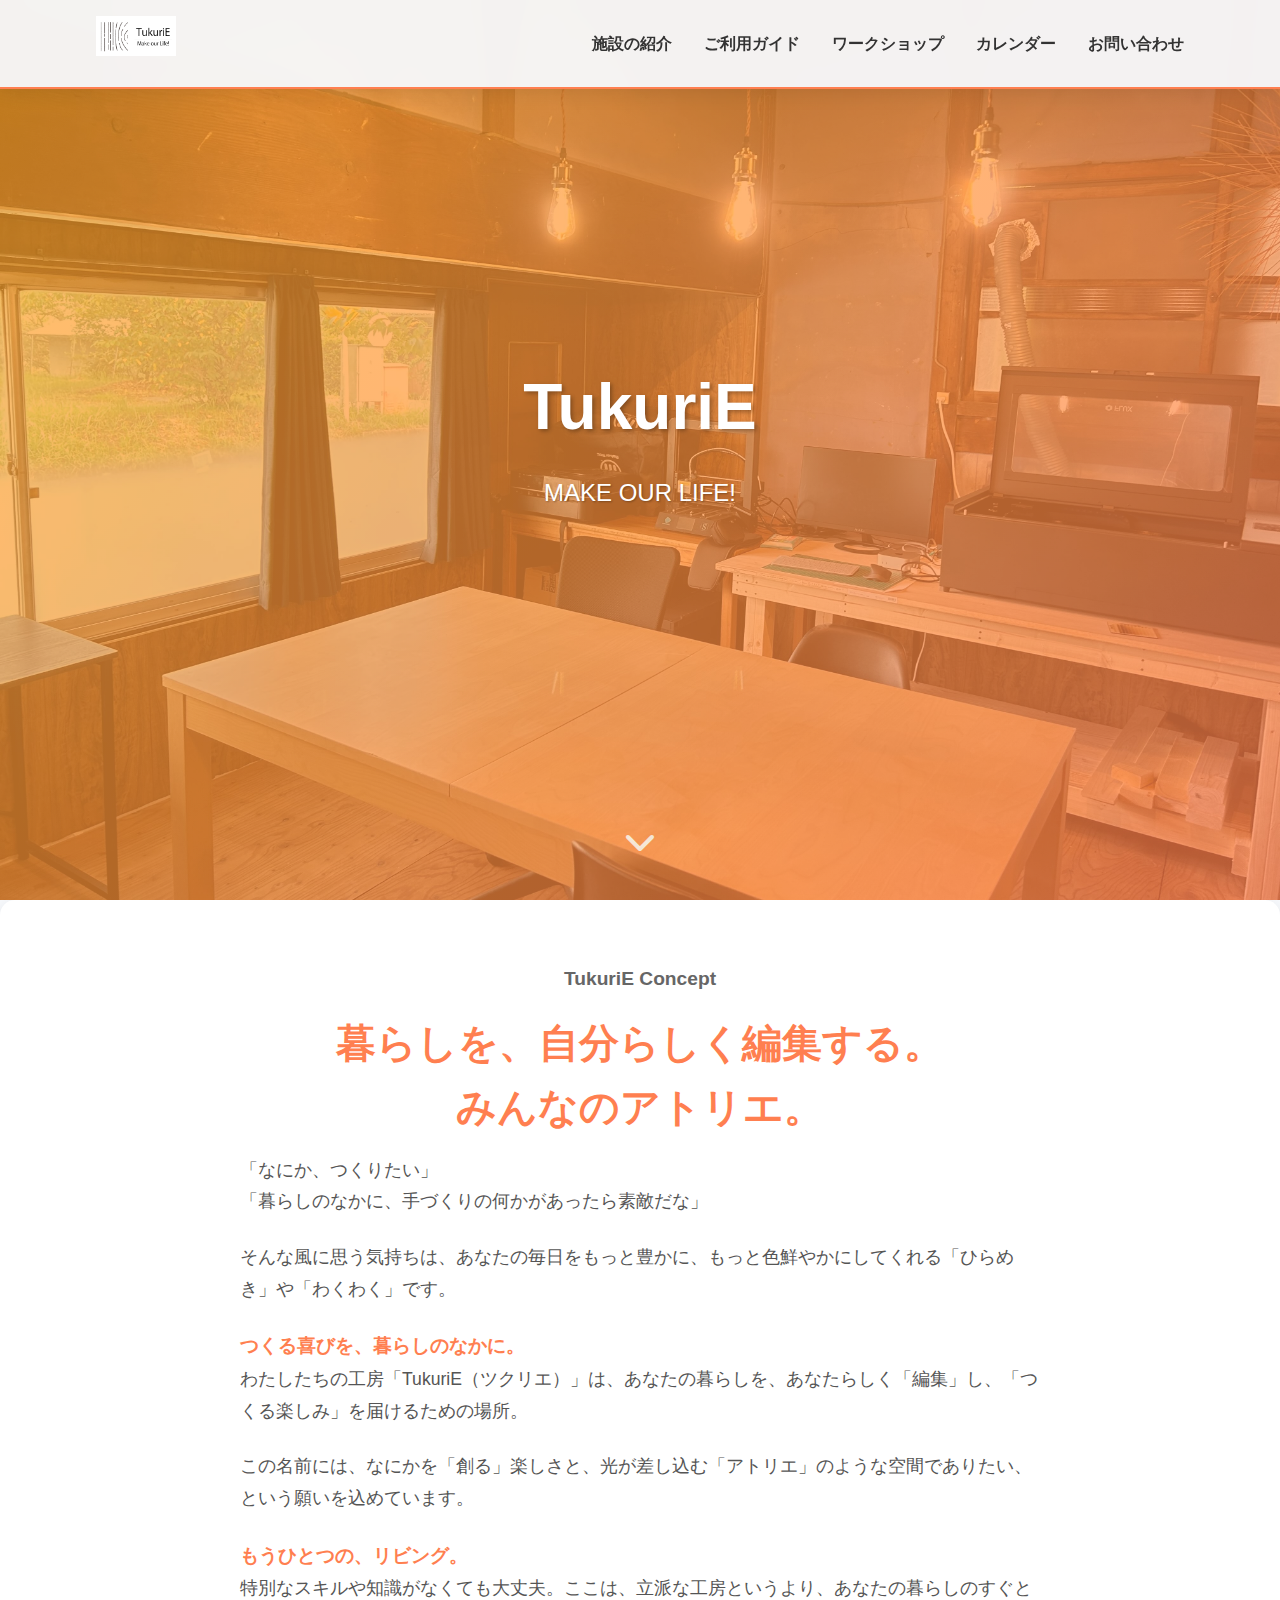
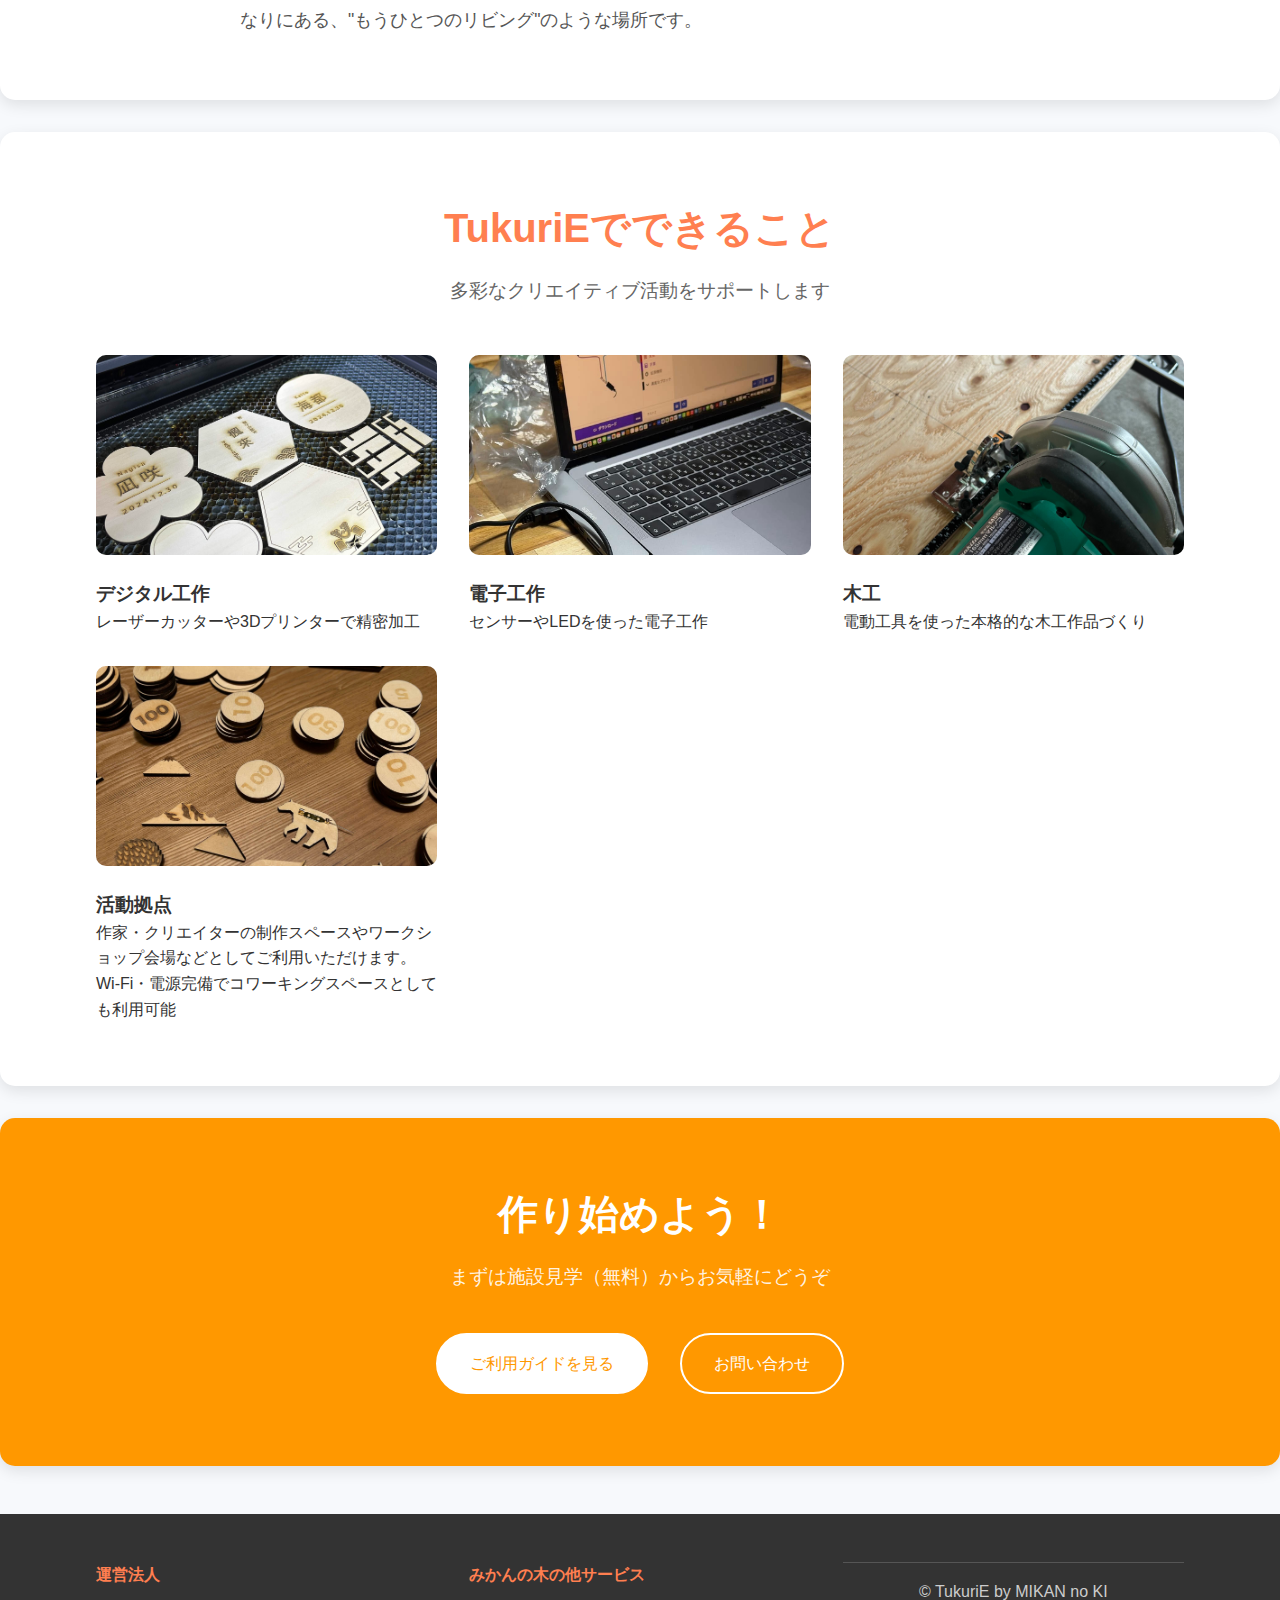
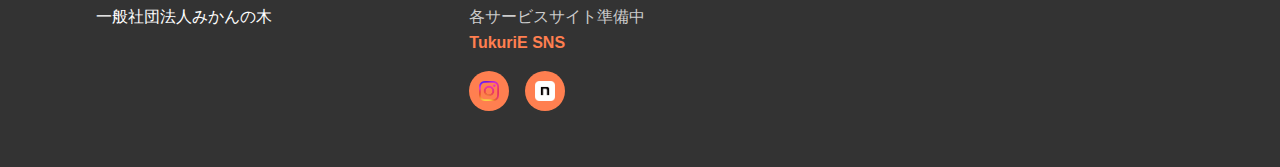
<file: tukurie/index.html>
<!DOCTYPE html>
<html lang="ja">
<head>
  <meta charset="utf-8">
  <title>TUKURIE | MAKE OUR LIFE!</title>
  <meta name="viewport" content="width=device-width, initial-scale=1">
  <meta name="description" content="千葉・君津のシェア工房TUKURIE。木工、レザークラフト、デジタル工作、電子工作ができるクリエイティブスペース。">
  <link href="https://fonts.googleapis.com/css2?family=Nunito:wght@400;600;900&display=swap" rel="stylesheet">
  <link rel="stylesheet" href="https://cdnjs.cloudflare.com/ajax/libs/font-awesome/6.0.0/css/all.min.css">
  <link rel="stylesheet" href="css/common.css">
  <style>
    html {
      scroll-behavior: smooth;
    }

    :root {
      --base: #F7F9FC;
      --accent: #FF7F50;
      --secondary: #FFA726;
      --warm: #FF9800;
      --text: #333;
      --text-light: #666;
      --border: #E0E0E0;
      --white: #FFFFFF;
    }

    *,
    *::before,
    *::after {
      box-sizing: border-box;
    }

    body {
      margin: 0;
      font-family: 'Hiragino Kaku Gothic ProN', 'Hiragino Sans', 'Yu Gothic', 'Meiryo', sans-serif;
      color: var(--text);
      background: var(--base);
      line-height: 1.6;
    }

    /* -------- Container & Utility -------- */
    .container {
      width: min(90%, 1200px);
      margin-inline: auto;
    }

    .flex-between {
      display: flex;
      justify-content: space-between;
      align-items: center;
    }

    .text-center {
      text-align: center;
    }

    .section {
      padding: 4rem 0;
    }

    .section-title {
      font-size: 2.5rem;
      font-weight: 900;
      color: var(--accent);
      margin-bottom: 1rem;
      text-align: center;
    }

    .section-subtitle {
      font-size: 1.2rem;
      color: var(--text-light);
      text-align: center;
      margin-bottom: 3rem;
    }

    /* -------- Header -------- */
    header {
      position: fixed;
      top: 0;
      width: 100%;
      background: rgba(247, 249, 252, 0.95);
      backdrop-filter: blur(10px);
      border-bottom: 2px solid var(--accent);
      z-index: 1000;
      padding: 1rem 0;
    }

    .logo {
      font-size: 2rem;
      font-weight: 900;
      color: var(--accent);
      text-decoration: none;
      margin: 0;
    }

    nav ul {
      list-style: none;
      padding: 0;
      margin: 0;
      display: flex;
      gap: 2rem;
    }

    nav a {
      color: var(--text);
      text-decoration: none;
      font-weight: 600;
      transition: color 0.3s;
    }

    nav a:hover {
      color: var(--accent);
    }

    /* -------- Hero Section -------- */
    .hero {
      height: 100vh;
      background: linear-gradient(135deg, var(--secondary) 0%, var(--accent) 100%);
      display: flex;
      align-items: center;
      justify-content: center;
      text-align: center;
      color: white;
      position: relative;
      overflow: hidden;
    }

    .hero::before {
      content: '';
      position: absolute;
      top: 0;
      left: 0;
      right: 0;
      bottom: 0;
      background: url('images/hero-bg.jpg') center/cover;
      opacity: 0.3;
      z-index: 1;
    }

    .hero-content {
      position: relative;
      z-index: 2;
    }

    .hero h1 {
      font-size: 4rem;
      font-weight: 900;
      margin-bottom: 1rem;
      text-shadow: 2px 2px 4px rgba(0,0,0,0.3);
    }

    .hero .catchphrase {
      font-size: 1.5rem;
      margin-bottom: 2rem;
      text-shadow: 1px 1px 2px rgba(0,0,0,0.3);
    }

    .scroll-indicator {
      position: absolute;
      bottom: 2rem;
      left: 50%;
      transform: translateX(-50%);
      color: white;
      font-size: 2rem;
      animation: bounce 2s infinite;
    }

    @keyframes bounce {
      0%, 20%, 50%, 80%, 100% {
        transform: translateX(-50%) translateY(0);
      }
      40% {
        transform: translateX(-50%) translateY(-10px);
      }
      60% {
        transform: translateX(-50%) translateY(-5px);
      }
    }

    /* -------- About Section -------- */
    .about {
      background: white;
    }

    .about-content {
      max-width: 800px;
      margin: 0 auto;
      text-align: center;
    }

    .about-text {
      font-size: 1.1rem;
      line-height: 1.8;
      color: var(--text-light);
      text-align: left;
    }

    /* -------- Services Grid -------- */
    .services-grid {
      display: grid;
      grid-template-columns: repeat(auto-fit, minmax(280px, 1fr));
      gap: 2rem;
      margin-top: 3rem;
    }

    .service-card {
      background: white;
      padding: 2rem;
      border-radius: 15px;
      box-shadow: 0 5px 20px rgba(0,0,0,0.1);
      text-align: center;
      transition: transform 0.3s, box-shadow 0.3s;
    }

    .service-card:hover {
      transform: translateY(-5px);
      box-shadow: 0 10px 30px rgba(0,0,0,0.15);
    }

    .service-icon {
      font-size: 3rem;
      color: var(--accent);
      margin-bottom: 1rem;
    }

    .service-card h3 {
      font-size: 1.3rem;
      font-weight: 600;
      margin-bottom: 1rem;
      color: var(--text);
    }

    .service-card p {
      color: var(--text-light);
      line-height: 1.6;
    }

    .service-image {
      width: 100%;
      height: 200px;
      object-fit: cover;
      border-radius: 10px;
      margin-bottom: 1rem;
      background: #f5f5f5;
    }

    /* -------- CTA Section -------- */
    .cta {
      background: var(--warm);
      color: white;
      text-align: center;
      padding: 4rem 0;
    }

    .cta .section-title {
      color: white;
      margin-bottom: 1rem;
    }

    .cta .section-subtitle {
      color: rgba(255, 255, 255, 0.9);
      margin-bottom: 2rem;
    }

    .cta-buttons {
      display: flex;
      gap: 1rem;
      justify-content: center;
      flex-wrap: wrap;
    }

    .btn-primary {
      background: var(--white);
      color: var(--warm);
      border: 2px solid var(--white);
    }

    .btn-primary:hover {
      background: transparent;
      color: var(--white);
      border-color: var(--white);
    }

    .btn-secondary {
      background: transparent;
      color: var(--white);
      border: 2px solid var(--white);
    }

    .btn-secondary:hover {
      background: var(--white);
      color: var(--warm);
    }

    /* -------- Equipment Section -------- */
    .equipment {
      background: var(--base);
    }

    .equipment-grid {
      display: grid;
      grid-template-columns: repeat(auto-fit, minmax(250px, 1fr));
      gap: 1.5rem;
      margin-top: 3rem;
    }

    .equipment-item {
      background: white;
      padding: 2rem;
      border-radius: 15px;
      text-align: center;
      box-shadow: 0 5px 15px rgba(0,0,0,0.1);
      transition: transform 0.3s ease;
      text-decoration: none;
      color: inherit;
      display: block;
    }

    .equipment-item:hover {
      transform: translateY(-5px);
      box-shadow: 0 10px 25px rgba(0,0,0,0.15);
      text-decoration: none;
      color: inherit;
    }

    .equipment-item h4 {
      color: var(--accent);
      margin-bottom: 0.5rem;
      font-weight: 600;
    }

    .equipment-image {
      width: 100%;
      height: 200px;
      object-fit: cover;
      border-radius: 10px;
      margin-bottom: 1rem;
      background: #f5f5f5;
    }

    /* -------- Pricing Section -------- */
    .pricing {
      background: white;
    }

    .pricing-grid {
      display: grid;
      grid-template-columns: repeat(auto-fit, minmax(300px, 1fr));
      gap: 2rem;
      margin-top: 3rem;
    }

    .pricing-card {
      background: var(--base);
      padding: 2.5rem;
      border-radius: 15px;
      text-align: center;
      border: 3px solid transparent;
      transition: border-color 0.3s;
    }

    .pricing-card:hover {
      border-color: var(--accent);
    }

    .pricing-card.featured {
      border-color: var(--accent);
      transform: scale(1.05);
    }

    .pricing-card h3 {
      font-size: 1.5rem;
      color: var(--accent);
      margin-bottom: 1rem;
    }

    .price {
      font-size: 2.5rem;
      font-weight: 900;
      color: var(--text);
      margin-bottom: 1rem;
    }

    .price-unit {
      font-size: 1rem;
      font-weight: 400;
      color: var(--text-light);
    }

    /* -------- Workshop Section -------- */
    .workshop {
      background: linear-gradient(135deg, var(--warm) 0%, var(--accent) 100%);
      color: white;
    }

    .workshop .section-title {
      color: white;
    }

    .workshop-notice {
      background: rgba(255,255,255,0.1);
      padding: 2rem;
      border-radius: 15px;
      text-align: center;
      backdrop-filter: blur(10px);
    }

    .event-list {
      margin: 2rem 0;
      text-align: left;
    }

    .event-item {
      background: rgba(255,255,255,0.1);
      padding: 1rem;
      border-radius: 10px;
      margin-bottom: 1rem;
    }

    .event-date {
      color: var(--warm);
      font-weight: 600;
      margin: 0 0 0.5rem 0;
    }

    .event-title {
      margin: 0;
    }

    /* -------- Access Section -------- */
    .access {
      background: white;
    }

    .access-content {
      display: grid;
      grid-template-columns: 1fr 1fr;
      gap: 3rem;
      margin-top: 3rem;
    }

    .access-info h4 {
      color: var(--accent);
      margin-bottom: 1rem;
    }

    .access-info p {
      margin-bottom: 0.5rem;
    }

    .map-container {
      flex: 1;
      min-height: 300px;
      border-radius: 15px;
      overflow: hidden;
      box-shadow: 0 5px 20px rgba(0,0,0,0.1);
    }

    .map-container iframe {
      width: 100%;
      height: 100%;
      min-height: 300px;
      object-fit: cover;
    }

    .map-placeholder {
      width: 100%;
      height: 300px;
      background: var(--base);
      display: flex;
      align-items: center;
      justify-content: center;
      color: var(--text-light);
      font-size: 1.1rem;
    }

    /* -------- Footer -------- */
    footer {
      background: var(--text);
      color: white;
      padding: 3rem 0 1rem;
    }

    .footer-content {
      display: grid;
      grid-template-columns: repeat(auto-fit, minmax(250px, 1fr));
      gap: 2rem;
      margin-bottom: 2rem;
    }

    .footer-section h4 {
      color: var(--accent);
      margin-bottom: 1rem;
    }

    .footer-section a {
      color: #ccc;
      text-decoration: none;
      display: block;
      margin-bottom: 0.5rem;
      transition: color 0.3s;
    }

    .footer-section a:hover {
      color: var(--accent);
    }

    .social-links {
      display: flex;
      gap: 1rem;
      margin-top: 1rem;
    }

    .social-links a {
      display: inline-block;
      width: 40px;
      height: 40px;
      background: var(--accent);
      border-radius: 50%;
      display: flex;
      align-items: center;
      justify-content: center;
      color: white;
      font-size: 1.2rem;
      transition: background-color 0.3s;
    }

    .social-links a:hover {
      background: var(--secondary);
    }

    .footer-bottom {
      border-top: 1px solid #555;
      padding-top: 1rem;
      text-align: center;
      color: #ccc;
    }

    /* -------- Responsive -------- */
    @media (max-width: 768px) {
      .hero h1 {
        font-size: 2.5rem;
      }

      .hero .catchphrase {
        font-size: 1.2rem;
      }

      .section-title {
        font-size: 2rem;
      }

      .access-content {
        grid-template-columns: 1fr;
      }

      nav ul {
        flex-direction: column;
        gap: 1rem;
      }

    }
  </style>
</head>

<body>
  <header>
    <div class="container flex-between">
      <a href="#hero" class="logo"><img src="images/logo.png" alt="TukuriE" style="height: 40px;"></a>
      <nav>
        <ul>
          <li><a href="about.html">施設の紹介</a></li>
          <li><a href="guide.html">ご利用ガイド</a></li>
          <li><a href="workshop2.html">ワークショップ</a></li>
          <li><a href="calendar.html">カレンダー</a></li>
          <li><a href="contact.html">お問い合わせ</a></li>
        </ul>
      </nav>
      <!-- ハンバーガーメニューボタン -->
      <div class="hamburger" id="hamburger">
        <span></span>
        <span></span>
        <span></span>
      </div>
    </div>
  </header>

  <!-- モバイルナビゲーション -->
  <div class="mobile-nav" id="mobileNav">
    <ul>
      <li><a href="about.html">施設の紹介</a></li>
      <li><a href="guide.html">ご利用ガイド</a></li>
      <li><a href="workshop2.html">ワークショップ</a></li>
      <li><a href="calendar.html">カレンダー</a></li>
      <li><a href="contact.html">お問い合わせ</a></li>
    </ul>
  </div>

  <section id="hero" class="hero">
    <div class="hero-content">
      <h1 style="font-family: 'Hiragino Kaku Gothic ProN', 'Hiragino Sans', sans-serif;">TukuriE</h1>
      <p class="catchphrase" style="font-family: 'Hiragino Kaku Gothic ProN', 'Hiragino Sans', sans-serif;">MAKE OUR LIFE!</p>
    </div>
    <div class="scroll-indicator">
      <i class="fas fa-chevron-down"></i>
    </div>
  </section>

  <section id="about" class="section about">
    <div class="container">
      <p class="section-subtitle" style="font-weight: 600; margin-bottom: 1rem;">TukuriE Concept</p>
      <h2 class="section-title">暮らしを、自分らしく編集する。<br>みんなのアトリエ。</h2>
      <div class="about-content">
        <div class="about-text" style="font-size: 1.1rem; line-height: 1.8; color: #555;">
          <p style="margin-bottom: 1.5rem;">
            「なにか、つくりたい」<br>
            「暮らしのなかに、手づくりの何かがあったら素敵だな」
          </p>
          <p style="margin-bottom: 1.5rem;">
            そんな風に思う気持ちは、あなたの毎日をもっと豊かに、もっと色鮮やかにしてくれる「ひらめき」や「わくわく」です。
          </p>
          <p style="margin-bottom: 1.5rem;">
            <strong style="color: #FF7F50; font-size: 1.2rem;">つくる喜びを、暮らしのなかに。</strong><br>
            わたしたちの工房「TukuriE（ツクリエ）」は、あなたの暮らしを、あなたらしく「編集」し、「つくる楽しみ」を届けるための場所。
          </p>
          <p style="margin-bottom: 1.5rem;">
            この名前には、なにかを「創る」楽しさと、光が差し込む「アトリエ」のような空間でありたい、という願いを込めています。
          </p>
          <p style="margin-bottom: 0;">
            <strong style="color: #FF7F50; font-size: 1.2rem;">もうひとつの、リビング。</strong><br>
            特別なスキルや知識がなくても大丈夫。ここは、立派な工房というより、あなたの暮らしのすぐとなりにある、"もうひとつのリビング"のような場所です。
          </p>
        </div>
      </div>
    </div>
  </section>

  <section id="services" class="section">
    <div class="container">
      <h2 class="section-title">TukuriEでできること</h2>
      <p class="section-subtitle">多彩なクリエイティブ活動をサポートします</p>
      <div class="services-grid">
        <div class="service-item">
          <img src="images/services/digital-craft.jpg" alt="デジタル工作" class="service-image">
          <h3>デジタル工作</h3>
          <p>レーザーカッターや3Dプリンターで精密加工</p>
        </div>
        <div class="service-item">
          <img src="images/services/electronics.jpg" alt="電子工作" class="service-image">
          <h3>電子工作</h3>
          <p>センサーやLEDを使った電子工作</p>
        </div>
        <div class="service-item">
          <img src="images/services/woodwork.jpg" alt="木工" class="service-image">
          <h3>木工</h3>
          <p>電動工具を使った本格的な木工作品づくり</p>
        </div>
        <div class="service-item">
          <img src="images/services/workspace.jpg" alt="活動拠点" class="service-image">
          <h3>活動拠点</h3>
          <p>作家・クリエイターの制作スペースやワークショップ会場などとしてご利用いただけます。Wi-Fi・電源完備でコワーキングスペースとしても利用可能</p>
        </div>
      </div>
    </div>
  </section>

  <section class="section cta">
    <div class="container">
      <h2 class="section-title">作り始めよう！</h2>
      <p class="section-subtitle">まずは施設見学（無料）からお気軽にどうぞ</p>
      <div class="cta-buttons">
        <a href="guide.html" class="btn btn-primary">ご利用ガイドを見る</a>
        <a href="contact.html" class="btn btn-secondary">お問い合わせ</a>
      </div>
    </div>
  </section>

  <footer>
    <div class="container">
      <div class="footer-content">
        <div class="footer-section">
          <h4>運営法人</h4>
          <p>一般社団法人みかんの木</p>
          <!-- 法人サイト完成後にリンク有効化
          <a href="../index.html">一般社団法人みかんの木</a>
          -->
        </div>
        <div class="footer-section">
          <h4>みかんの木の他サービス</h4>
          <p style="color: #ccc;">各サービスサイト準備中</p>
          <!-- 各サービスサイト完成後に有効化
          <a href="../studio.html">Creative Studio</a>
          <a href="../lab.html">Technology Lab</a>
          <a href="workshop2.html">Workshop</a>
          <a href="../community.html">Community Support</a>
          -->
        <div class="footer-section">
          <h4>TukuriE SNS</h4>
          <div class="social-links">
            <a href="https://www.instagram.com/tukurie.share?igsh=YWN6emVkMmR5ZzNm&utm_source=qr" target="_blank" aria-label="Instagram"><img src="images/icons/Instagram.png" alt="Instagram" style="width: 20px; height: 20px; object-fit: contain;"></a>
            <a href="https://note.com/tukurie_share" target="_blank" aria-label="note"><img src="images/icons/note.png" alt="note" style="width: 20px; height: 20px; object-fit: contain;"></a>
          </div>
        </div>
      </div>
      <div class="footer-bottom">
        <p>&copy; TukuriE by MIKAN no KI</p>
      </div>
    </div>
  </footer>

  <script>
    // スムーススクロール
    document.querySelectorAll('a[href^="#"]').forEach(anchor => {
      anchor.addEventListener('click', function (e) {
        e.preventDefault();
        const target = document.querySelector(this.getAttribute('href'));
        if (target) {
          target.scrollIntoView({
            behavior: 'smooth',
            block: 'start'
          });
        }
      });
    });

    // ヘッダーの背景透明度調整
    window.addEventListener('scroll', () => {
      const header = document.querySelector('header');
      if (window.scrollY > 100) {
        header.style.background = 'rgba(247, 249, 252, 0.98)';
      } else {
        header.style.background = 'rgba(247, 249, 252, 0.95)';
      }
    });

    // ハンバーガーメニューの動作
    const hamburger = document.getElementById('hamburger');
    const mobileNav = document.getElementById('mobileNav');

    hamburger.addEventListener('click', function() {
      hamburger.classList.toggle('active');
      mobileNav.classList.toggle('active');
      
      // ボディのスクロールを禁止/許可
      if (mobileNav.classList.contains('active')) {
        document.body.style.overflow = 'hidden';
      } else {
        document.body.style.overflow = '';
      }
    });

    // モバイルナビのリンクをクリックしたときにメニューを閉じる
    const mobileNavLinks = mobileNav.querySelectorAll('a');
    mobileNavLinks.forEach(link => {
      link.addEventListener('click', function() {
        hamburger.classList.remove('active');
        mobileNav.classList.remove('active');
        document.body.style.overflow = '';
      });
    });

    // モバイルナビの背景をクリックしたときにメニューを閉じる
    mobileNav.addEventListener('click', function(e) {
      if (e.target === mobileNav) {
        hamburger.classList.remove('active');
        mobileNav.classList.remove('active');
        document.body.style.overflow = '';
      }
    });
  </script>
</body>
</html>
</file>
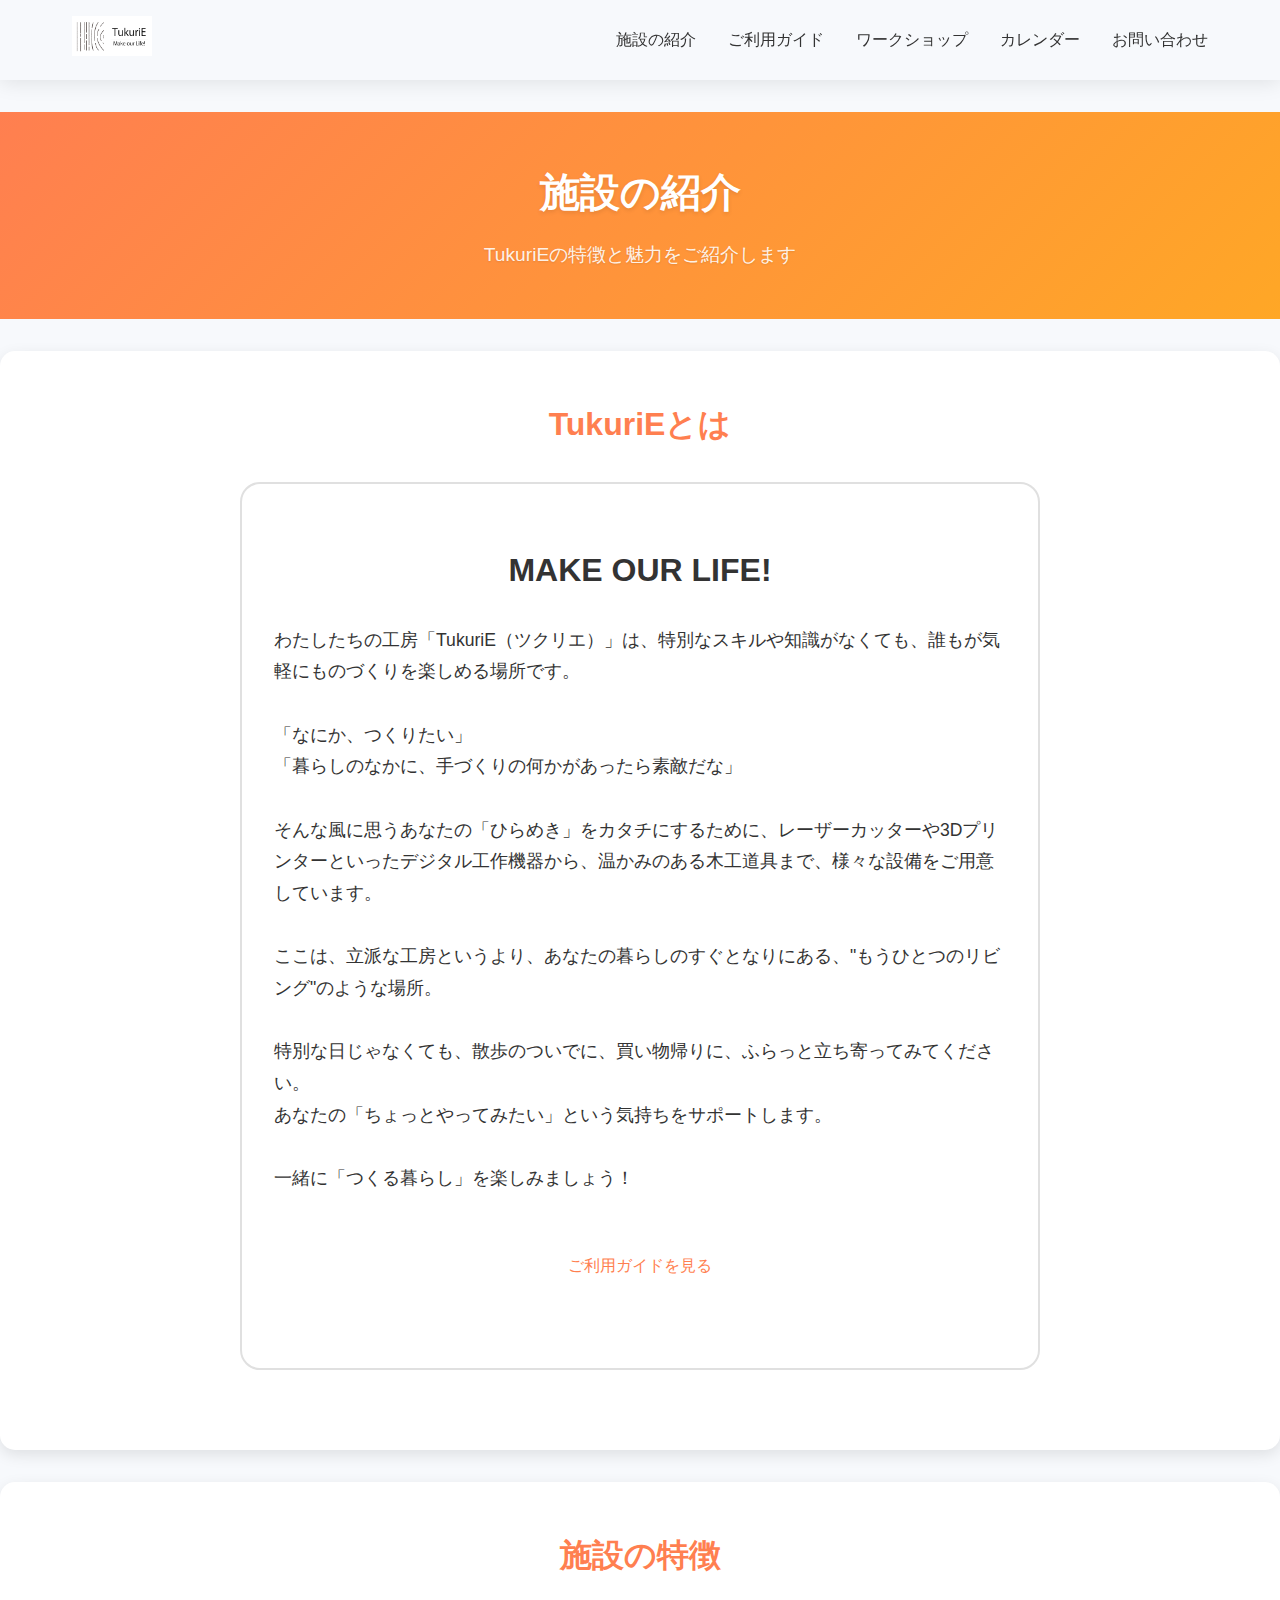
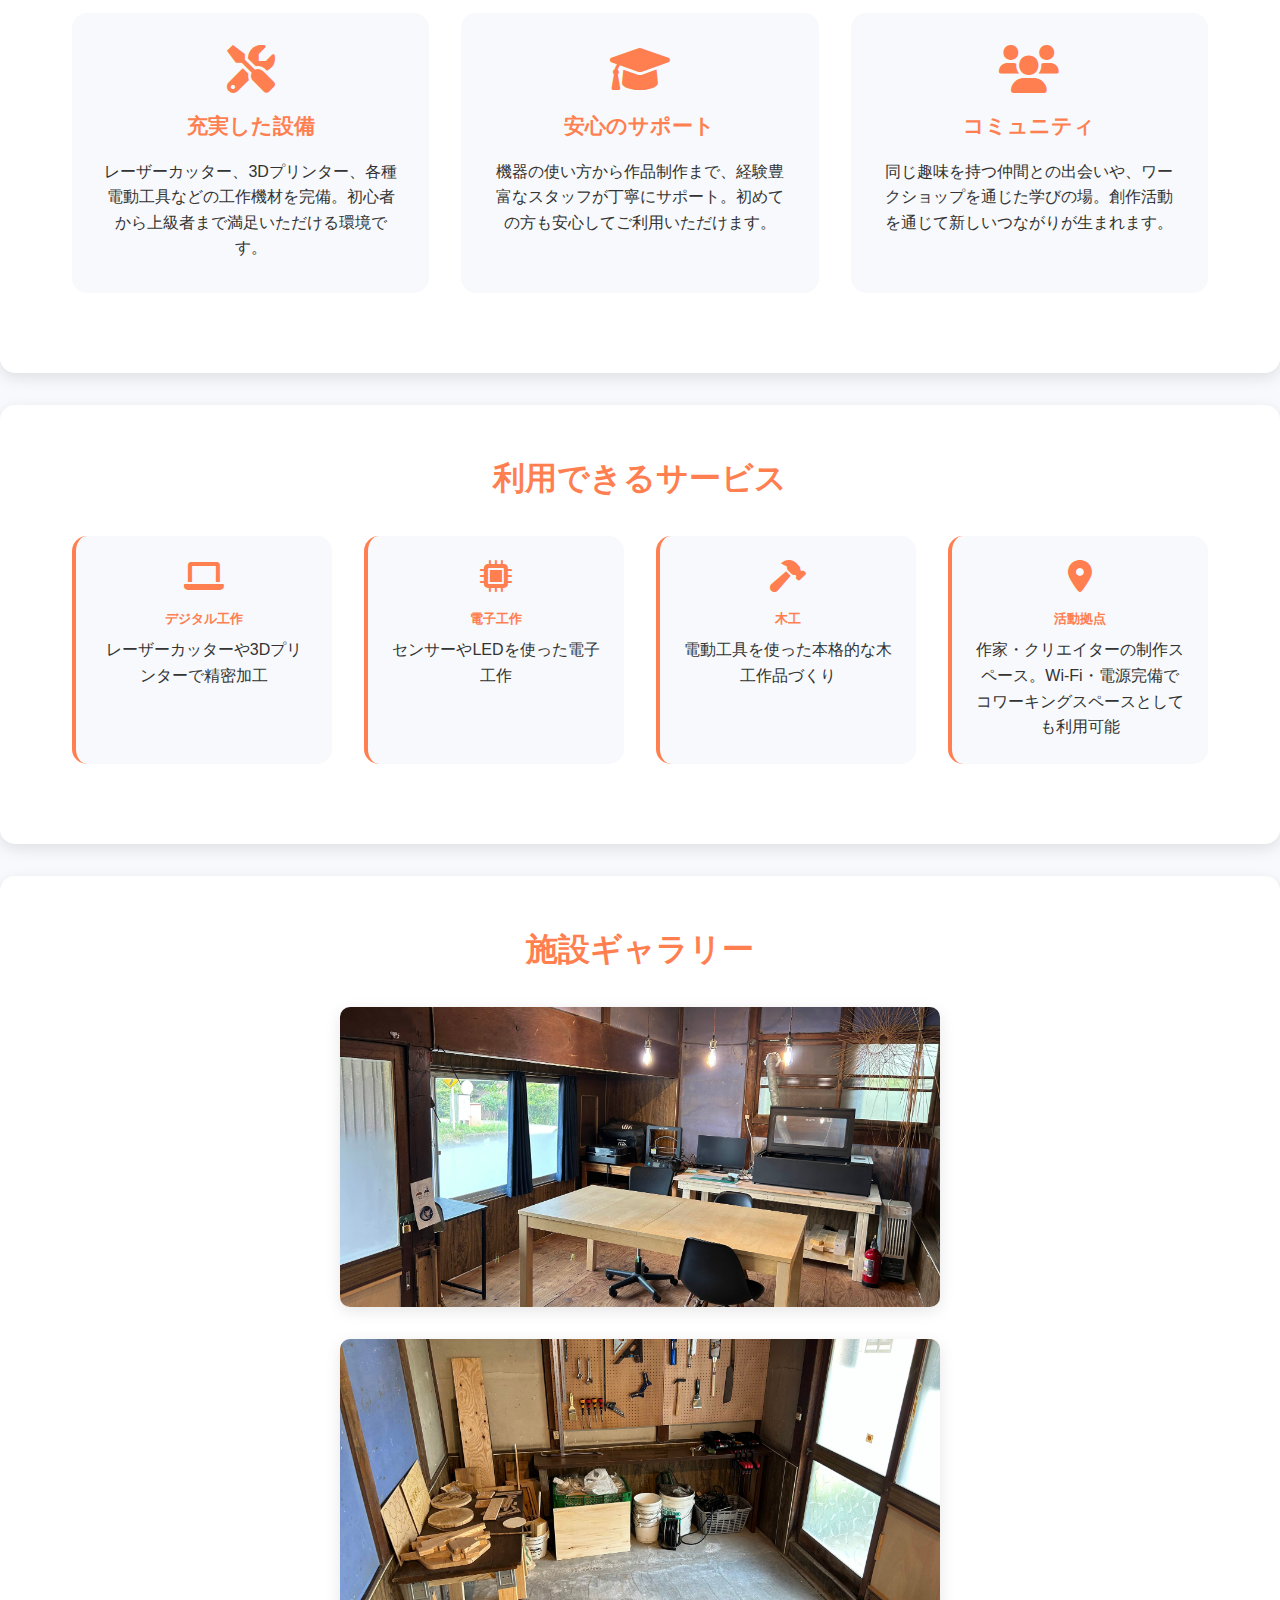
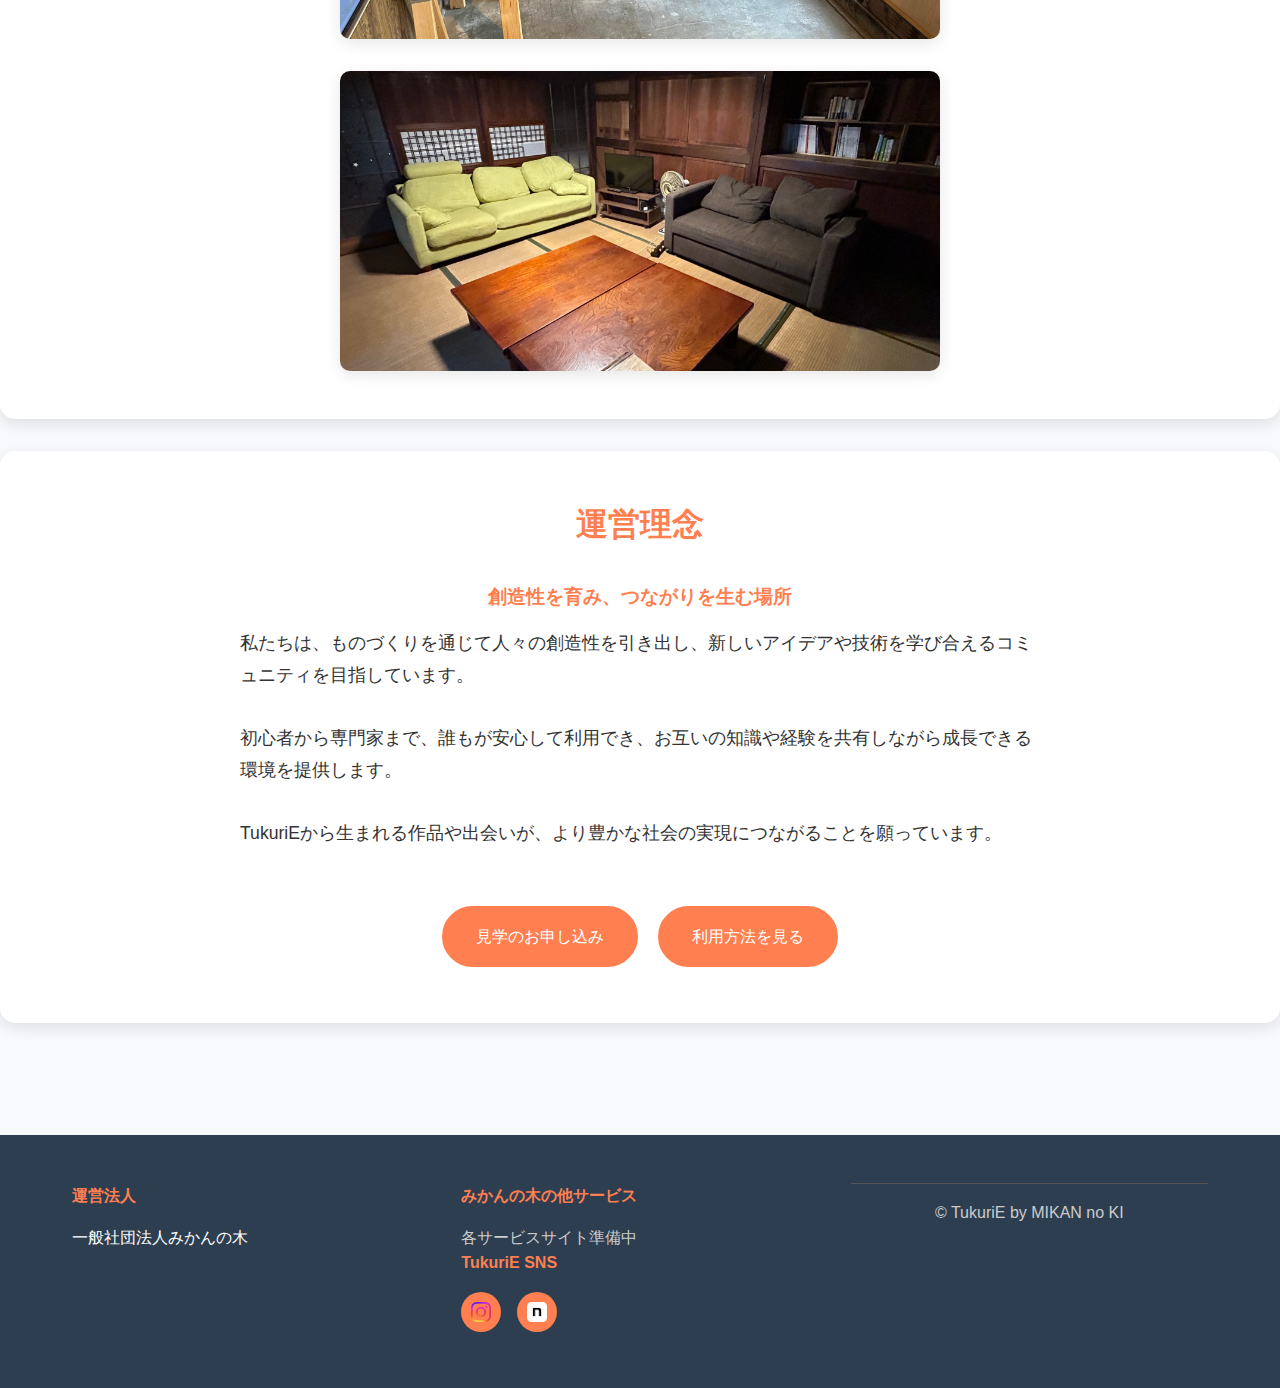
<file: tukurie/about.html>
<!DOCTYPE html>
<html lang="ja">
<head>
  <meta charset="UTF-8">
  <meta name="viewport" content="width=device-width, initial-scale=1.0">
  <title>施設の紹介 - TukuriE</title>
  <link rel="stylesheet" href="https://cdnjs.cloudflare.com/ajax/libs/font-awesome/6.0.0/css/all.min.css">
  <link rel="stylesheet" href="css/common.css">
  <style>
    /* ページ固有のスタイル */
    /* about.html固有のpage-headerスタイル（オレンジグラデーション） */
    .page-header {
      background: linear-gradient(135deg, #FF7F50, #FFA726);
    }

    .section-content {
      max-width: 800px;
      margin: 0 auto;
    }

    /* -------- Facility Overview -------- */
    .facility-overview {
      display: grid;
      grid-template-columns: repeat(auto-fit, minmax(300px, 1fr));
      gap: 2rem;
      margin: 2rem 0;
    }

    .overview-card {
      background: var(--base);
      padding: 2rem;
      border-radius: 15px;
      text-align: center;
    }

    .overview-card i {
      font-size: 3rem;
      color: var(--accent);
      margin-bottom: 1rem;
    }

    .overview-card h4 {
      color: var(--accent);
      margin-bottom: 1rem;
      font-size: 1.3rem;
    }

    /* -------- Feature Grid -------- */
    .feature-grid {
      display: grid;
      grid-template-columns: repeat(auto-fit, minmax(250px, 1fr));
      gap: 2rem;
      margin: 2rem 0;
    }

    .feature-item {
      background: var(--base);
      padding: 1.5rem;
      border-radius: 15px;
      text-align: center;
      border-left: 4px solid var(--accent);
    }

    .feature-item i {
      font-size: 2rem;
      color: var(--accent);
      margin-bottom: 1rem;
    }

    .feature-item h5 {
      color: var(--accent);
      margin-bottom: 0.5rem;
    }

    /* -------- Concept Section -------- */
    .concept-section {
      background: white;
      color: #333;
      padding: 4rem 2rem;
      border-radius: 20px;
      text-align: center;
      margin: 2rem 0;
      border: 2px solid var(--border);
    }

    .concept-section h3 {
      font-size: 2rem;
      margin-bottom: 2rem;
      line-height: 1.4;
    }

    .concept-section p {
      font-size: 1.1rem;
      line-height: 1.8;
      color: #333;
      margin-bottom: 1.5rem;
      text-align: left;
    }

    /* -------- Stats Section -------- */
    .stats-grid {
      display: grid;
      grid-template-columns: repeat(auto-fit, minmax(200px, 1fr));
      gap: 2rem;
      margin: 2rem 0;
    }

    .stat-item {
      text-align: center;
      padding: 2rem;
      background: var(--base);
      border-radius: 15px;
    }

    .stat-number {
      font-size: 3rem;
      font-weight: bold;
      color: var(--accent);
      margin-bottom: 0.5rem;
    }

    .stat-label {
      color: var(--text-dark);
      font-weight: 500;
    }

    /* -------- Gallery Section -------- */
    .gallery-grid {
      display: grid;
      grid-template-columns: repeat(2, 1fr);
      gap: 2rem;
      margin: 2rem 0;
      max-width: 800px;
      margin-left: auto;
      margin-right: auto;
    }

    .gallery-item {
      aspect-ratio: 16/10;
      background: #f0f0f0;
      border-radius: 10px;
      overflow: hidden;
      position: relative;
    }

    .gallery-item img {
      width: 100%;
      height: 100%;
      object-fit: cover;
    }

    .gallery-placeholder {
      width: 100%;
      height: 100%;
      display: flex;
      align-items: center;
      justify-content: center;
      color: var(--text-light);
      font-size: 1.1rem;
      text-align: center;
    }

    /* 共通CSSで定義済みのため削除 */

    /* -------- Philosophy Section -------- */
    .philosophy-section {
      text-align: left;
      margin-bottom: 2rem;
    }
    
    .philosophy-text {
      font-size: 1.1rem;
      line-height: 1.8;
      color: var(--text-dark);
      text-align: left;
    }

    /* -------- Responsive -------- */
    @media (max-width: 768px) {
      .container {
        padding: 0 1rem;
      }

      nav ul {
        flex-direction: column;
        gap: 1rem;
      }

      .page-title {
        font-size: 2rem;
      }

      .facility-overview {
        grid-template-columns: 1fr;
      }

      .overview-card {
        text-align: center;
      }

      .equipment-grid {
        grid-template-columns: 1fr;
      }
      
      .philosophy-section {
        text-align: left;
      }
      
      .philosophy-text {
        text-align: left;
        font-size: 1rem;
      }
      
      .gallery-grid {
        grid-template-columns: 1fr;
        gap: 1.5rem;
        max-width: 400px;
      }
    }
  </style>
</head>

<body>
  <header>
    <div class="container flex-between">
      <a href="index.html" class="logo"><img src="images/logo.png" alt="TukuriE" style="height: 40px;"></a>
      <nav>
        <ul>
          <li><a href="about.html">施設の紹介</a></li>
          <li><a href="guide.html">ご利用ガイド</a></li>
          <li><a href="workshop2.html">ワークショップ</a></li>
          <li><a href="calendar.html">カレンダー</a></li>
          <li><a href="contact.html">お問い合わせ</a></li>
        </ul>
      </nav>
      <!-- ハンバーガーメニューボタン -->
      <div class="hamburger" id="hamburger">
        <span></span>
        <span></span>
        <span></span>
      </div>
    </div>
  </header>

  <!-- モバイルナビゲーション -->
  <div class="mobile-nav" id="mobileNav">
    <ul>
      <li><a href="about.html">施設の紹介</a></li>
      <li><a href="guide.html">ご利用ガイド</a></li>
      <li><a href="workshop2.html">ワークショップ</a></li>
      <li><a href="calendar.html">カレンダー</a></li>
      <li><a href="contact.html">お問い合わせ</a></li>
    </ul>
  </div>

  <main>
    <div class="page-header">
      <div class="container">
        <h1 class="page-title">施設の紹介</h1>
        <p class="page-subtitle">TukuriEの特徴と魅力をご紹介します</p>
      </div>
    </div>

    <!-- TukuriEとは -->
    <section class="section">
      <div class="container">
        <h2 class="section-title">TukuriEとは</h2>
        <div class="section-content">
          <div class="concept-section">
            <h3>MAKE OUR LIFE!</h3>
            <p>
              わたしたちの工房「TukuriE（ツクリエ）」は、特別なスキルや知識がなくても、誰もが気軽にものづくりを楽しめる場所です。<br><br>
              「なにか、つくりたい」<br>
              「暮らしのなかに、手づくりの何かがあったら素敵だな」<br><br>
              そんな風に思うあなたの「ひらめき」をカタチにするために、レーザーカッターや3Dプリンターといったデジタル工作機器から、温かみのある木工道具まで、様々な設備をご用意しています。<br><br>
              ここは、立派な工房というより、あなたの暮らしのすぐとなりにある、"もうひとつのリビング"のような場所。<br><br>
              特別な日じゃなくても、散歩のついでに、買い物帰りに、ふらっと立ち寄ってみてください。<br>
              あなたの「ちょっとやってみたい」という気持ちをサポートします。<br><br>
              一緒に「つくる暮らし」を楽しみましょう！
            </p>
            <div style="margin-top: 2rem;">
              <a href="guide.html" class="btn btn-white">ご利用ガイドを見る</a>
            </div>
          </div>
        </div>
      </div>
    </section>

    <!-- 施設の特徴 -->
    <section class="section">
      <div class="container">
        <h2 class="section-title">施設の特徴</h2>
        <div class="facility-overview">
          <div class="overview-card">
            <i class="fas fa-tools"></i>
            <h4>充実した設備</h4>
            <p>レーザーカッター、3Dプリンター、各種電動工具などの工作機材を完備。初心者から上級者まで満足いただける環境です。</p>
          </div>
          <div class="overview-card">
            <i class="fas fa-graduation-cap"></i>
            <h4>安心のサポート</h4>
            <p>機器の使い方から作品制作まで、経験豊富なスタッフが丁寧にサポート。初めての方も安心してご利用いただけます。</p>
          </div>
          <div class="overview-card">
            <i class="fas fa-users"></i>
            <h4>コミュニティ</h4>
            <p>同じ趣味を持つ仲間との出会いや、ワークショップを通じた学びの場。創作活動を通じて新しいつながりが生まれます。</p>
          </div>
        </div>
      </div>
    </section>

    <!-- 利用できるサービス -->
    <section class="section">
      <div class="container">
        <h2 class="section-title">利用できるサービス</h2>
        <div class="feature-grid">
          <div class="feature-item">
            <i class="fas fa-laptop"></i>
            <h5>デジタル工作</h5>
            <p>レーザーカッターや3Dプリンターで精密加工</p>
          </div>
          <div class="feature-item">
            <i class="fas fa-microchip"></i>
            <h5>電子工作</h5>
            <p>センサーやLEDを使った電子工作</p>
          </div>
          <div class="feature-item">
            <i class="fas fa-hammer"></i>
            <h5>木工</h5>
            <p>電動工具を使った本格的な木工作品づくり</p>
          </div>
          <div class="feature-item">
            <i class="fas fa-map-marker-alt"></i>
            <h5>活動拠点</h5>
            <p>作家・クリエイターの制作スペース。Wi-Fi・電源完備でコワーキングスペースとしても利用可能</p>
          </div>
        </div>
      </div>
    </section>



    <!-- 施設ギャラリー -->
    <section class="section">
      <div class="container">
        <h2 class="section-title">施設ギャラリー</h2>
        <div class="simple-gallery">
          <div class="gallery-image">
            <img src="images/gallery/工房スペース.jpg" alt="施設画像 1" onerror="this.style.display='none'; this.nextElementSibling.style.display='flex';">
            <div class="gallery-placeholder" style="display: none;">
              <div>
                <i class="fas fa-tools" style="font-size: 3rem; color: var(--accent); margin-bottom: 1rem;"></i><br>
                施設画像 1
              </div>
            </div>
          </div>
          <div class="gallery-image">
            <img src="images/gallery/工房スペース2.jpg" alt="施設画像 2" onerror="this.style.display='none'; this.nextElementSibling.style.display='flex';">
            <div class="gallery-placeholder" style="display: none;">
              <div>
                <i class="fas fa-tools" style="font-size: 3rem; color: var(--accent); margin-bottom: 1rem;"></i><br>
                施設画像 2
              </div>
            </div>
          </div>
          <div class="gallery-image">
            <img src="images/gallery/コミュニティスペース.jpg" alt="施設画像 3" onerror="this.style.display='none'; this.nextElementSibling.style.display='flex';">
            <div class="gallery-placeholder" style="display: none;">
              <div>
                <i class="fas fa-users" style="font-size: 3rem; color: var(--accent); margin-bottom: 1rem;"></i><br>
                施設画像 3
              </div>
            </div>
          </div>
        </div>
      </div>
    </section>

    <!-- 運営理念 -->
    <section class="section">
      <div class="container">
        <h2 class="section-title">運営理念</h2>
        <div class="section-content">
          <div class="philosophy-section">
            <h3 style="color: var(--accent); margin-bottom: 1rem; text-align: center;">創造性を育み、つながりを生む場所</h3>
            <p class="philosophy-text">
              私たちは、ものづくりを通じて人々の創造性を引き出し、新しいアイデアや技術を学び合えるコミュニティを目指しています。<br><br>
              
              初心者から専門家まで、誰もが安心して利用でき、お互いの知識や経験を共有しながら成長できる環境を提供します。<br><br>
              
              TukuriEから生まれる作品や出会いが、より豊かな社会の実現につながることを願っています。
            </p>
          </div>
          
          <div style="text-align: center; margin-top: 3rem;">
            <a href="contact.html" class="btn btn-accent">見学のお申し込み</a>
            <a href="guide.html" class="btn">利用方法を見る</a>
          </div>
        </div>
      </div>
    </section>
  </main>

  <footer>
    <div class="container">
      <div class="footer-content">
        <div class="footer-section">
          <h4>運営法人</h4>
          <p>一般社団法人みかんの木</p>
          <!-- 法人サイト完成後にリンク有効化
          <a href="../index.html">一般社団法人みかんの木</a>
          -->
        </div>
        <div class="footer-section">
          <h4>みかんの木の他サービス</h4>
          <p style="color: #ccc;">各サービスサイト準備中</p>
          <!-- 各サービスサイト完成後に有効化
          <a href="../studio.html">Creative Studio</a>
          <a href="../lab.html">Technology Lab</a>
          <a href="workshop2.html">Workshop</a>
          <a href="../community.html">Community Support</a>
          -->
        <div class="footer-section">
          <h4>TukuriE SNS</h4>
          <div class="social-links">
            <a href="https://www.instagram.com/tukurie.share?igsh=YWN6emVkMmR5ZzNm&utm_source=qr" target="_blank" aria-label="Instagram"><img src="images/icons/Instagram.png" alt="Instagram" style="width: 20px; height: 20px; object-fit: contain;"></a>
            <a href="https://note.com/tukurie_share" target="_blank" aria-label="note"><img src="images/icons/note.png" alt="note" style="width: 20px; height: 20px; object-fit: contain;"></a>
          </div>
        </div>
      </div>
      <div class="footer-bottom">
        <p>&copy; TukuriE by MIKAN no KI</p>
      </div>
    </div>
  </footer>

  <script>
    // ヘッダーの背景透明度調整
    window.addEventListener('scroll', () => {
      const header = document.querySelector('header');
      if (window.scrollY > 100) {
        header.style.background = 'rgba(247, 249, 252, 0.98)';
      } else {
        header.style.background = 'rgba(247, 249, 252, 0.95)';
      }
    });

    // ハンバーガーメニューの制御
    const hamburger = document.getElementById('hamburger');
    const mobileNav = document.getElementById('mobileNav');
    const body = document.body;

    hamburger.addEventListener('click', () => {
      hamburger.classList.toggle('active');
      mobileNav.classList.toggle('active');
      body.classList.toggle('menu-open');
    });

    // モバイルナビのリンククリック時にメニューを閉じる
    mobileNav.addEventListener('click', (e) => {
      if (e.target.tagName === 'A') {
        hamburger.classList.remove('active');
        mobileNav.classList.remove('active');
        body.classList.remove('menu-open');
      }
    });

    // モバイルナビの背景クリック時にメニューを閉じる
    mobileNav.addEventListener('click', (e) => {
      if (e.target === mobileNav) {
        hamburger.classList.remove('active');
        mobileNav.classList.remove('active');
        body.classList.remove('menu-open');
      }
    });
  </script>
</body>
</html>
</file>
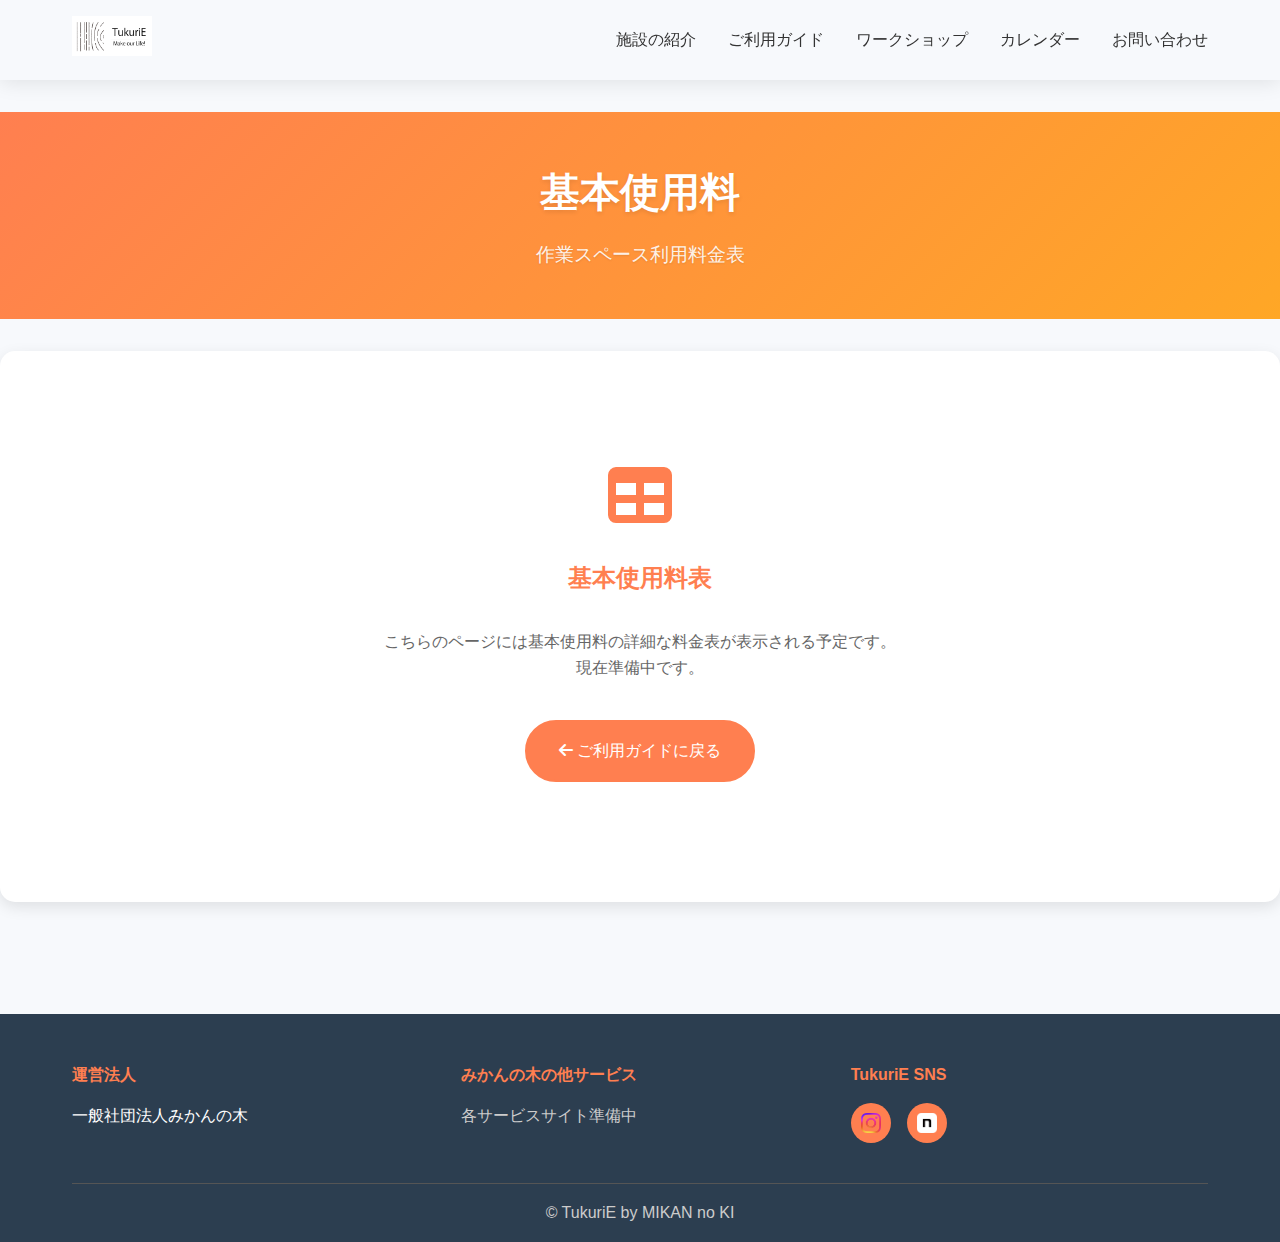
<file: tukurie/basic-usage-fee.html>
<!DOCTYPE html>
<html lang="ja">
<head>
  <meta charset="UTF-8">
  <meta name="viewport" content="width=device-width, initial-scale=1.0">
  <title>基本使用料 - TukuriE</title>
  <link rel="stylesheet" href="https://cdnjs.cloudflare.com/ajax/libs/font-awesome/6.0.0/css/all.min.css">
  <link rel="stylesheet" href="css/common.css">
</head>

<body>
  <header>
    <div class="container flex-between">
      <a href="index.html" class="logo"><img src="images/logo.png" alt="TukuriE" style="height: 40px;"></a>
      <nav>
        <ul>
          <li><a href="about.html">施設の紹介</a></li>
          <li><a href="guide.html">ご利用ガイド</a></li>
          <li><a href="workshop2.html">ワークショップ</a></li>
          <li><a href="calendar.html">カレンダー</a></li>
          <li><a href="contact.html">お問い合わせ</a></li>
        </ul>
      </nav>
      <!-- ハンバーガーメニューボタン -->
      <div class="hamburger" id="hamburger">
        <span></span>
        <span></span>
        <span></span>
      </div>
    </div>
  </header>

  <!-- モバイルナビゲーション -->
  <div class="mobile-nav" id="mobileNav">
    <ul>
      <li><a href="about.html">施設の紹介</a></li>
      <li><a href="guide.html">ご利用ガイド</a></li>
      <li><a href="workshop2.html">ワークショップ</a></li>
      <li><a href="calendar.html">カレンダー</a></li>
      <li><a href="contact.html">お問い合わせ</a></li>
    </ul>
  </div>

  <main>
    <div class="page-header">
      <div class="container">
        <h1 class="page-title">基本使用料</h1>
        <p class="page-subtitle">作業スペース利用料金表</p>
      </div>
    </div>

    <section class="section">
      <div class="container">
        <div class="section-content">
          <div style="text-align: center; padding: 4rem 2rem;">
            <i class="fas fa-table" style="font-size: 4rem; color: var(--accent); margin-bottom: 2rem;"></i>
            <h2 style="color: var(--accent); margin-bottom: 2rem;">基本使用料表</h2>
            <p style="color: var(--text-light); margin-bottom: 2rem;">
              こちらのページには基本使用料の詳細な料金表が表示される予定です。<br>
              現在準備中です。
            </p>
            <a href="guide.html" class="btn btn-accent">
              <i class="fas fa-arrow-left"></i> ご利用ガイドに戻る
            </a>
          </div>
        </div>
      </div>
    </section>
  </main>

  <footer>
    <div class="container">
      <div class="footer-content">
        <div class="footer-section">
          <h4>運営法人</h4>
          <p>一般社団法人みかんの木</p>
        </div>
        <div class="footer-section">
          <h4>みかんの木の他サービス</h4>
          <p style="color: #ccc;">各サービスサイト準備中</p>
        </div>
        <div class="footer-section">
          <h4>TukuriE SNS</h4>
          <div class="social-links">
            <a href="https://www.instagram.com/tukurie.share?igsh=YWN6emVkMmR5ZzNm&utm_source=qr" target="_blank" aria-label="Instagram"><img src="images/icons/Instagram.png" alt="Instagram" style="width: 20px; height: 20px; object-fit: contain;"></a>
            <a href="https://note.com/tukurie_share" target="_blank" aria-label="note"><img src="images/icons/note.png" alt="note" style="width: 20px; height: 20px; object-fit: contain;"></a>
          </div>
        </div>
      </div>
      <div class="footer-bottom">
        <p>&copy; TukuriE by MIKAN no KI</p>
      </div>
    </div>
  </footer>

  <script>
    // ヘッダーの背景透明度調整
    window.addEventListener('scroll', () => {
      const header = document.querySelector('header');
      if (window.scrollY > 100) {
        header.style.background = 'rgba(247, 249, 252, 0.98)';
      } else {
        header.style.background = 'rgba(247, 249, 252, 0.95)';
      }
    });

    // ハンバーガーメニューの動作
    const hamburger = document.getElementById('hamburger');
    const mobileNav = document.getElementById('mobileNav');

    hamburger.addEventListener('click', function() {
      hamburger.classList.toggle('active');
      mobileNav.classList.toggle('active');
      
      if (mobileNav.classList.contains('active')) {
        document.body.style.overflow = 'hidden';
      } else {
        document.body.style.overflow = '';
      }
    });

    const mobileNavLinks = mobileNav.querySelectorAll('a');
    mobileNavLinks.forEach(link => {
      link.addEventListener('click', function() {
        hamburger.classList.remove('active');
        mobileNav.classList.remove('active');
        document.body.style.overflow = '';
      });
    });

    mobileNav.addEventListener('click', function(e) {
      if (e.target === mobileNav) {
        hamburger.classList.remove('active');
        mobileNav.classList.remove('active');
        document.body.style.overflow = '';
      }
    });
  </script>
</body>
</html>
</file>
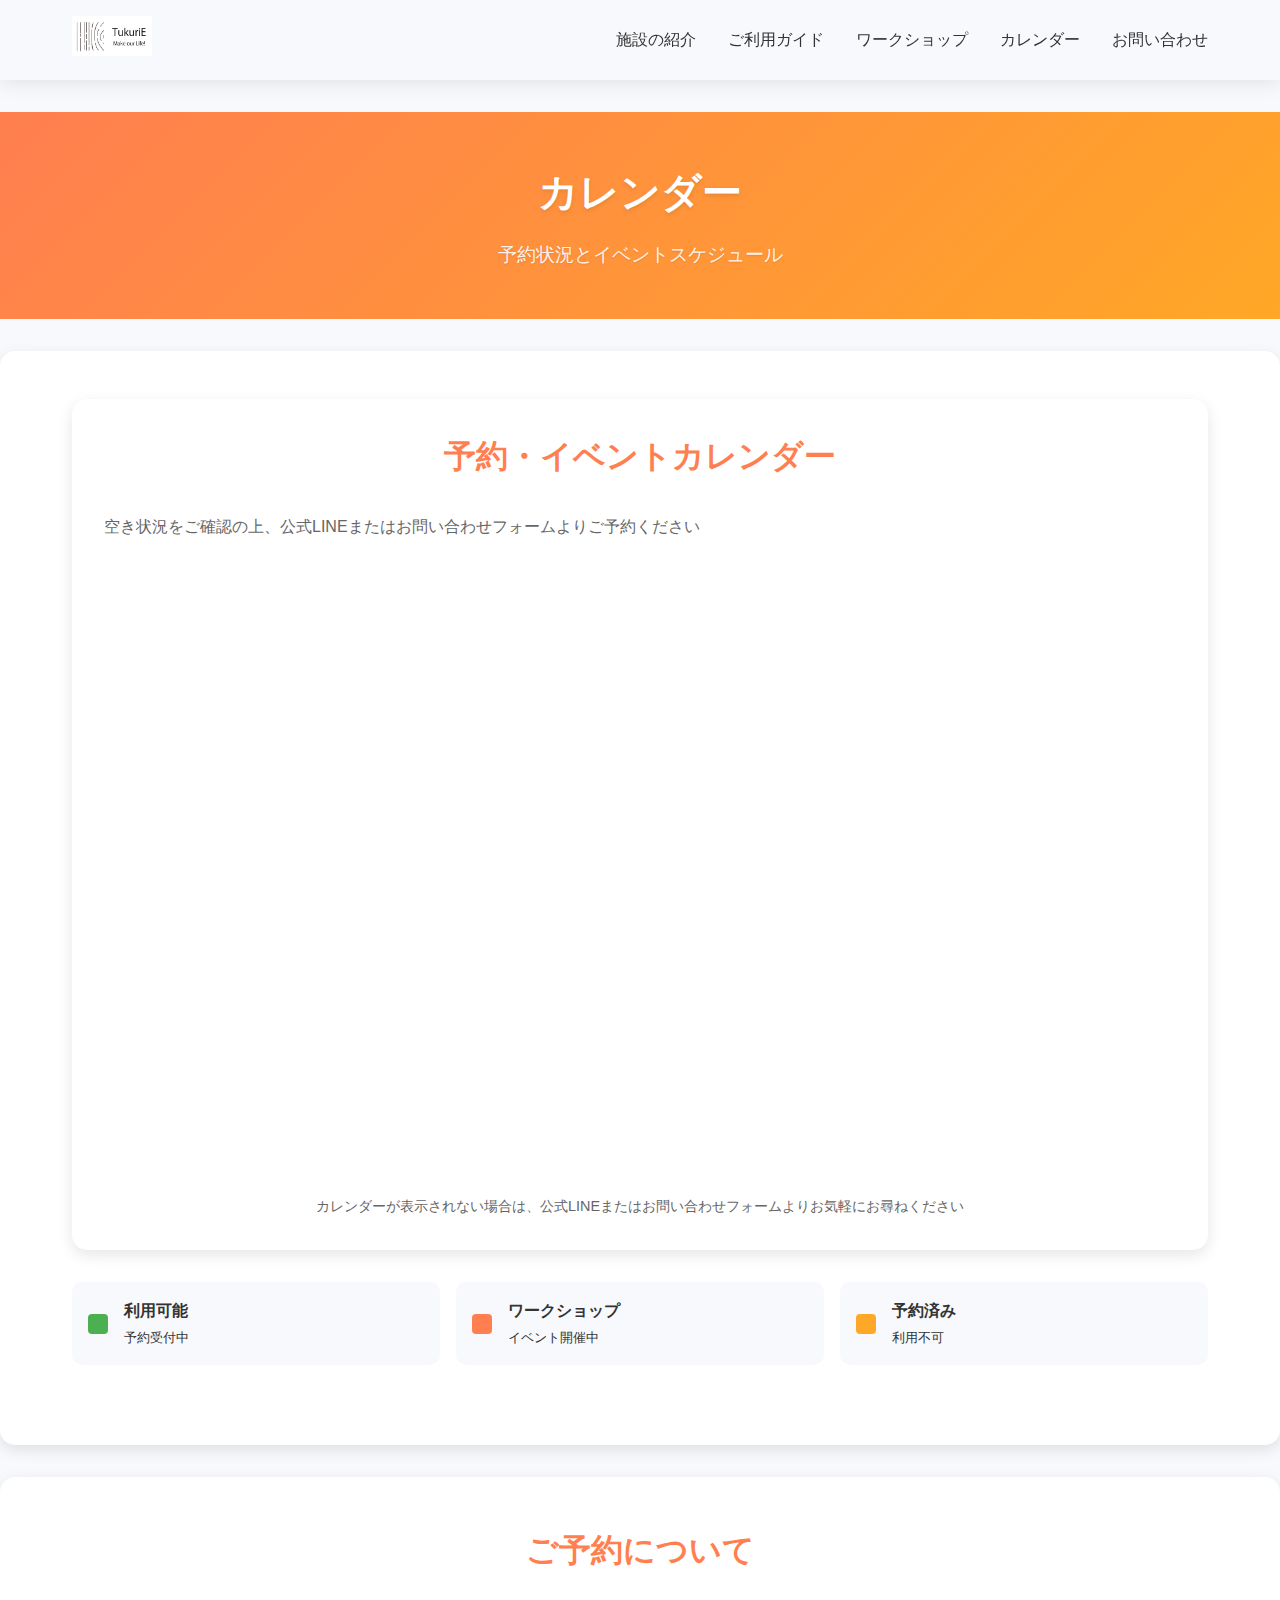
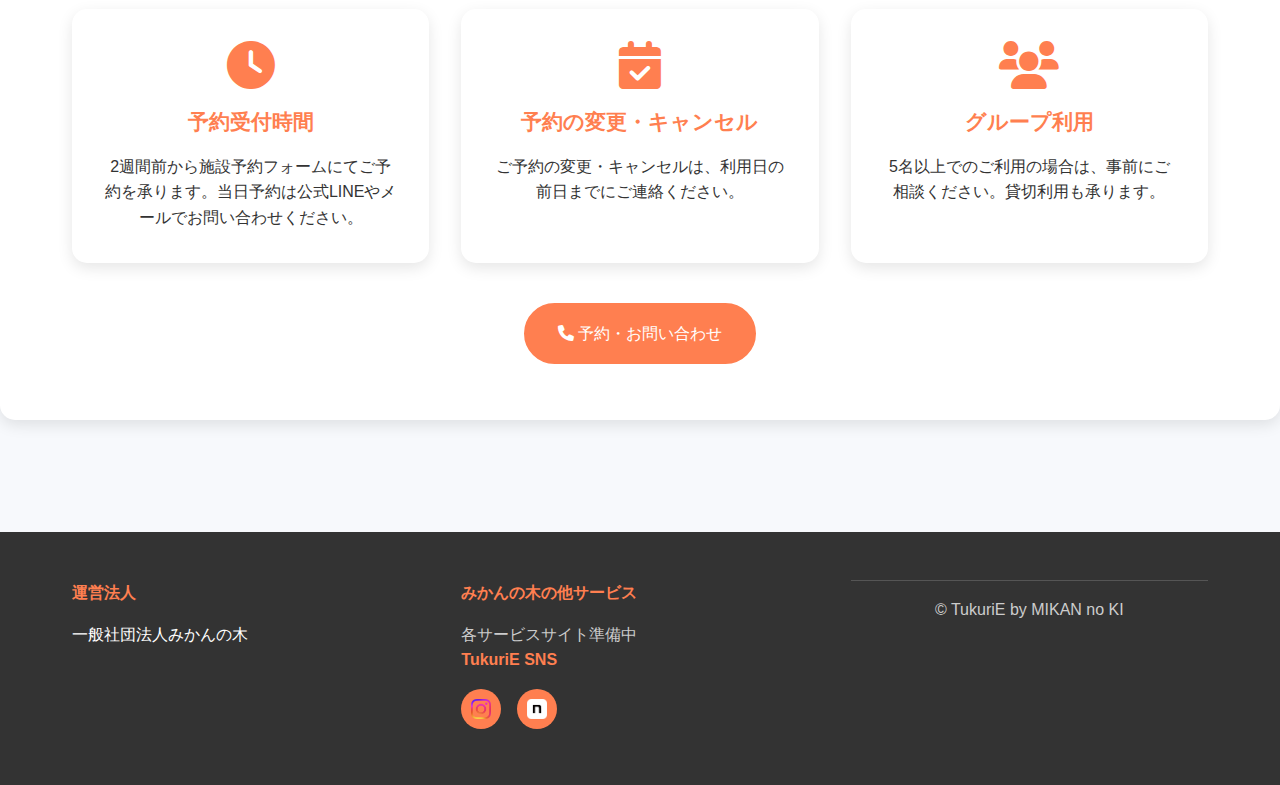
<file: tukurie/calendar.html>
<!DOCTYPE html>
<html lang="ja">
<head>
  <meta charset="UTF-8">
  <meta name="viewport" content="width=device-width, initial-scale=1.0">
  <title>カレンダー - TukuriE</title>
  <link rel="stylesheet" href="https://cdnjs.cloudflare.com/ajax/libs/font-awesome/6.0.0/css/all.min.css">
  <link rel="stylesheet" href="css/common.css">
  <style>
    :root {
      --base: #F7F9FC;
      --accent: #FF7F50;
      --secondary: #FFA726;
      --warm: #FF9800;
      --text: #333;
      --text-light: #666;
      --border: #E0E0E0;
      --white: #FFFFFF;
    }

    * {
      margin: 0;
      padding: 0;
      box-sizing: border-box;
    }

    body {
      font-family: 'Hiragino Kaku Gothic ProN', 'Hiragino Sans', 'Yu Gothic', 'Meiryo', sans-serif;
      line-height: 1.6;
      color: var(--text);
      background: var(--base);
    }

    .container {
      max-width: 1200px;
      margin: 0 auto;
      padding: 0 2rem;
    }

    /* -------- Header -------- */
    header {
      background: rgba(247, 249, 252, 0.95);
      backdrop-filter: blur(10px);
      position: fixed;
      top: 0;
      left: 0;
      right: 0;
      z-index: 1000;
      padding: 1rem 0;
      box-shadow: 0 2px 20px rgba(0,0,0,0.1);
    }

    .flex-between {
      display: flex;
      justify-content: space-between;
      align-items: center;
    }

    .logo img {
      height: 40px;
    }

    nav ul {
      display: flex;
      list-style: none;
      gap: 2rem;
    }

    nav a {
      text-decoration: none;
      color: var(--text-dark);
      font-weight: 500;
      transition: color 0.3s ease;
    }

    nav a:hover {
      color: var(--accent);
    }

    /* -------- Main Content -------- */
    main {
      margin-top: 80px;
      padding: 2rem 0;
    }

    .page-header {
      text-align: center;
      padding: 3rem 0;
      background: white;
      margin-bottom: 2rem;
    }

    .page-header {
      text-align: center;
      padding: 3rem 0;
      background: linear-gradient(135deg, var(--accent), var(--secondary));
      margin-bottom: 2rem;
    }

    .page-title {
      font-size: 2.5rem;
      color: white;
      margin-bottom: 1rem;
      text-shadow: 0 2px 4px rgba(0,0,0,0.1);
    }

    .page-subtitle {
      font-size: 1.2rem;
      color: rgba(255,255,255,0.9);
      text-shadow: 0 1px 2px rgba(0,0,0,0.1);
    }

    .section {
      padding: 3rem 0;
      background: white;
      margin-bottom: 2rem;
      border-radius: 15px;
      box-shadow: 0 5px 15px rgba(0,0,0,0.1);
    }

    .section-title {
      font-size: 2rem;
      color: var(--accent);
      margin-bottom: 2rem;
      text-align: center;
    }

    .section-content {
      max-width: 1000px;
      margin: 0 auto;
    }

    /* -------- Calendar Container -------- */
    .calendar-container {
      background: white;
      border-radius: 15px;
      padding: 2rem;
      box-shadow: 0 5px 15px rgba(0,0,0,0.1);
      margin-bottom: 2rem;
    }

    .calendar-embed {
      width: 100%;
      height: 600px;
      border: none;
      border-radius: 10px;
    }

    /* -------- Legend -------- */
    .calendar-legend {
      display: grid;
      grid-template-columns: repeat(auto-fit, minmax(250px, 1fr));
      gap: 1rem;
      margin: 2rem 0;
    }

    .legend-item {
      display: flex;
      align-items: center;
      gap: 1rem;
      padding: 1rem;
      background: var(--base);
      border-radius: 10px;
    }

    .legend-color {
      width: 20px;
      height: 20px;
      border-radius: 4px;
    }

    .legend-available {
      background: #4CAF50;
    }

    .legend-workshop {
      background: var(--accent);
    }

    .legend-reserved {
      background: var(--secondary);
    }

    .legend-closed {
      background: #9E9E9E;
    }

    /* -------- Info Cards -------- */
    .info-cards {
      display: grid;
      grid-template-columns: repeat(auto-fit, minmax(300px, 1fr));
      gap: 2rem;
      margin: 2rem 0;
    }

    .info-card {
      background: white;
      padding: 2rem;
      border-radius: 15px;
      box-shadow: 0 5px 15px rgba(0,0,0,0.1);
      text-align: center;
    }

    .info-card i {
      font-size: 3rem;
      color: var(--accent);
      margin-bottom: 1rem;
    }

    .info-card h4 {
      color: var(--accent);
      margin-bottom: 1rem;
      font-size: 1.3rem;
    }

    /* -------- Operating Hours -------- */
    .hours-table {
      width: 100%;
      border-collapse: collapse;
      margin: 2rem 0;
      background: white;
      border-radius: 10px;
      overflow: hidden;
      box-shadow: 0 5px 15px rgba(0,0,0,0.1);
    }

    .hours-table th,
    .hours-table td {
      padding: 1rem;
      text-align: left;
      border-bottom: 1px solid #eee;
    }

    .hours-table th {
      background: var(--accent);
      color: white;
      font-weight: 500;
    }

    .hours-table tr:last-child td {
      border-bottom: none;
    }

    .hours-table tr:nth-child(even) {
      background: var(--base);
    }

    /* -------- Buttons -------- */
    .btn {
      display: inline-block;
      padding: 1rem 2rem;
      background: var(--accent);
      color: white;
      text-decoration: none;
      border-radius: 50px;
      font-weight: 500;
      transition: all 0.3s ease;
      border: 2px solid var(--accent);
      margin: 0.5rem;
    }

    .btn:hover {
      background: transparent;
      color: var(--accent);
      text-decoration: none;
    }

    .btn-accent {
      background: var(--accent);
      border-color: var(--accent);
    }

    .btn-accent:hover {
      background: transparent;
      color: var(--accent);
    }

    /* -------- Footer -------- */
    footer {
      background: var(--text);
      color: white;
      padding: 3rem 0 1rem;
    }

    .footer-content {
      display: grid;
      grid-template-columns: repeat(auto-fit, minmax(250px, 1fr));
      gap: 2rem;
      margin-bottom: 2rem;
    }

    .footer-section h4 {
      color: var(--accent);
      margin-bottom: 1rem;
    }

    .footer-section a {
      color: #ccc;
      text-decoration: none;
      display: block;
      margin-bottom: 0.5rem;
      transition: color 0.3s;
    }

    .footer-section a:hover {
      color: var(--accent);
    }

    .social-links {
      display: flex;
      gap: 1rem;
      margin-top: 1rem;
    }

    .social-links a {
      display: inline-block;
      width: 40px;
      height: 40px;
      background: var(--accent);
      border-radius: 50%;
      display: flex;
      align-items: center;
      justify-content: center;
      color: white;
      font-size: 1.2rem;
      transition: background-color 0.3s;
    }

    .social-links a:hover {
      background: var(--secondary);
    }

    .footer-bottom {
      border-top: 1px solid #555;
      padding-top: 1rem;
      text-align: center;
      color: #ccc;
    }

    /* -------- Responsive -------- */
    @media (max-width: 768px) {
      .container {
        padding: 0 1rem;
      }

      nav ul {
        flex-direction: column;
        gap: 1rem;
      }


      .page-title {
        font-size: 2rem;
      }

      .calendar-embed {
        height: 400px;
      }

      .calendar-container {
        padding: 1rem;
      }

      .hours-table th,
      .hours-table td {
        padding: 0.5rem;
        font-size: 0.9rem;
      }
    }
  </style>
</head>

<body>
  <header>
    <div class="container flex-between">
      <a href="index.html" class="logo"><img src="images/logo.png" alt="TukuriE" style="height: 40px;"></a>
      <nav>
        <ul>
          <li><a href="about.html">施設の紹介</a></li>
          <li><a href="guide.html">ご利用ガイド</a></li>
          <li><a href="workshop2.html">ワークショップ</a></li>
          <li><a href="calendar.html">カレンダー</a></li>
          <li><a href="contact.html">お問い合わせ</a></li>
        </ul>
      </nav>
      <!-- ハンバーガーメニューボタン -->
      <div class="hamburger" id="hamburger">
        <span></span>
        <span></span>
        <span></span>
      </div>
    </div>
  </header>

  <!-- モバイルナビゲーション -->
  <div class="mobile-nav" id="mobileNav">
    <ul>
      <li><a href="about.html">施設の紹介</a></li>
      <li><a href="guide.html">ご利用ガイド</a></li>
      <li><a href="workshop2.html">ワークショップ</a></li>
      <li><a href="calendar.html">カレンダー</a></li>
      <li><a href="contact.html">お問い合わせ</a></li>
    </ul>
  </div>

  <main>
    <div class="page-header">
      <div class="container">
        <h1 class="page-title">カレンダー</h1>
        <p class="page-subtitle">予約状況とイベントスケジュール</p>
      </div>
    </div>

    <!-- カレンダー -->
    <section class="section">
      <div class="container">
        <div class="calendar-container">
          <h2 class="section-title">予約・イベントカレンダー</h2>
          <p style="color: var(--text-light); margin-bottom: 2rem;">
            空き状況をご確認の上、公式LINEまたはお問い合わせフォームよりご予約ください
          </p>
          
          <!-- Googleカレンダー埋め込み -->
          <iframe 
            src="https://calendar.google.com/calendar/embed?src=tukurie.share%40gmail.com&ctz=Asia%2FTokyo" 
            class="calendar-embed"
            title="TukuriE予約カレンダー">
          </iframe>
          
          <!-- カレンダーが表示されない場合の代替テキスト -->
          <div style="text-align: center; margin-top: 1rem;">
            <p style="color: var(--text-light); font-size: 0.9rem;">
              カレンダーが表示されない場合は、公式LINEまたはお問い合わせフォームよりお気軽にお尋ねください
            </p>
          </div>
        </div>

        <!-- カレンダー凡例 -->
        <div class="calendar-legend">
          <div class="legend-item">
            <div class="legend-color legend-available"></div>
            <div>
              <strong>利用可能</strong><br>
              <small>予約受付中</small>
            </div>
          </div>
          <div class="legend-item">
            <div class="legend-color legend-workshop"></div>
            <div>
              <strong>ワークショップ</strong><br>
              <small>イベント開催中</small>
            </div>
          </div>
          <div class="legend-item">
            <div class="legend-color legend-reserved"></div>
            <div>
              <strong>予約済み</strong><br>
              <small>利用不可</small>
            </div>
          </div>
        </div>
      </div>
    </section>

    <!-- 予約に関する情報 -->
    <section class="section">
      <div class="container">
        <h2 class="section-title">ご予約について</h2>
        <div class="info-cards">
          <div class="info-card">
            <i class="fas fa-clock"></i>
            <h4>予約受付時間</h4>
            <p>2週間前から施設予約フォームにてご予約を承ります。当日予約は公式LINEやメールでお問い合わせください。</p>
          </div>
          <div class="info-card">
            <i class="fas fa-calendar-check"></i>
            <h4>予約の変更・キャンセル</h4>
            <p>ご予約の変更・キャンセルは、利用日の前日までにご連絡ください。</p>
          </div>
          <div class="info-card">
            <i class="fas fa-users"></i>
            <h4>グループ利用</h4>
            <p>5名以上でのご利用の場合は、事前にご相談ください。貸切利用も承ります。</p>
          </div>
        </div>
        <div style="text-align: center; margin-top: 2rem;">
          <a href="contact.html" class="btn btn-accent">
            <i class="fas fa-phone"></i> 予約・お問い合わせ
          </a>
        </div>
      </div>
    </section>
  </main>

  <footer>
    <div class="container">
      <div class="footer-content">
        <div class="footer-section">
          <h4>運営法人</h4>
          <p>一般社団法人みかんの木</p>
          <!-- 法人サイト完成後にリンク有効化
          <a href="../index.html">一般社団法人みかんの木</a>
          -->
        </div>
        <div class="footer-section">
          <h4>みかんの木の他サービス</h4>
          <p style="color: #ccc;">各サービスサイト準備中</p>
          <!-- 各サービスサイト完成後に有効化
          <a href="../studio.html">Creative Studio</a>
          <a href="../lab.html">Technology Lab</a>
          <a href="workshop2.html">Workshop</a>
          <a href="../community.html">Community Support</a>
          -->
        <div class="footer-section">
          <h4>TukuriE SNS</h4>
          <div class="social-links">
            <a href="https://www.instagram.com/tukurie.share?igsh=YWN6emVkMmR5ZzNm&utm_source=qr" target="_blank" aria-label="Instagram"><img src="images/icons/Instagram.png" alt="Instagram" style="width: 20px; height: 20px; object-fit: contain;"></a>
            <a href="https://note.com/tukurie_share" target="_blank" aria-label="note"><img src="images/icons/note.png" alt="note" style="width: 20px; height: 20px; object-fit: contain;"></a>
          </div>
        </div>
      </div>
      <div class="footer-bottom">
        <p>&copy; TukuriE by MIKAN no KI</p>
      </div>
    </div>
  </footer>

  <script>
    // ヘッダーの背景透明度調整
    window.addEventListener('scroll', () => {
      const header = document.querySelector('header');
      if (window.scrollY > 100) {
        header.style.background = 'rgba(247, 249, 252, 0.98)';
      } else {
        header.style.background = 'rgba(247, 249, 252, 0.95)';
      }
    });

    // ハンバーガーメニューの制御
    const hamburger = document.getElementById('hamburger');
    const mobileNav = document.getElementById('mobileNav');
    const body = document.body;

    hamburger.addEventListener('click', () => {
      hamburger.classList.toggle('active');
      mobileNav.classList.toggle('active');
      body.classList.toggle('menu-open');
    });

    // モバイルナビのリンククリック時にメニューを閉じる
    mobileNav.addEventListener('click', (e) => {
      if (e.target.tagName === 'A') {
        hamburger.classList.remove('active');
        mobileNav.classList.remove('active');
        body.classList.remove('menu-open');
      }
    });

    // モバイルナビの背景クリック時にメニューを閉じる
    mobileNav.addEventListener('click', (e) => {
      if (e.target === mobileNav) {
        hamburger.classList.remove('active');
        mobileNav.classList.remove('active');
        body.classList.remove('menu-open');
      }
    });
  </script>
</body>
</html>
</file>
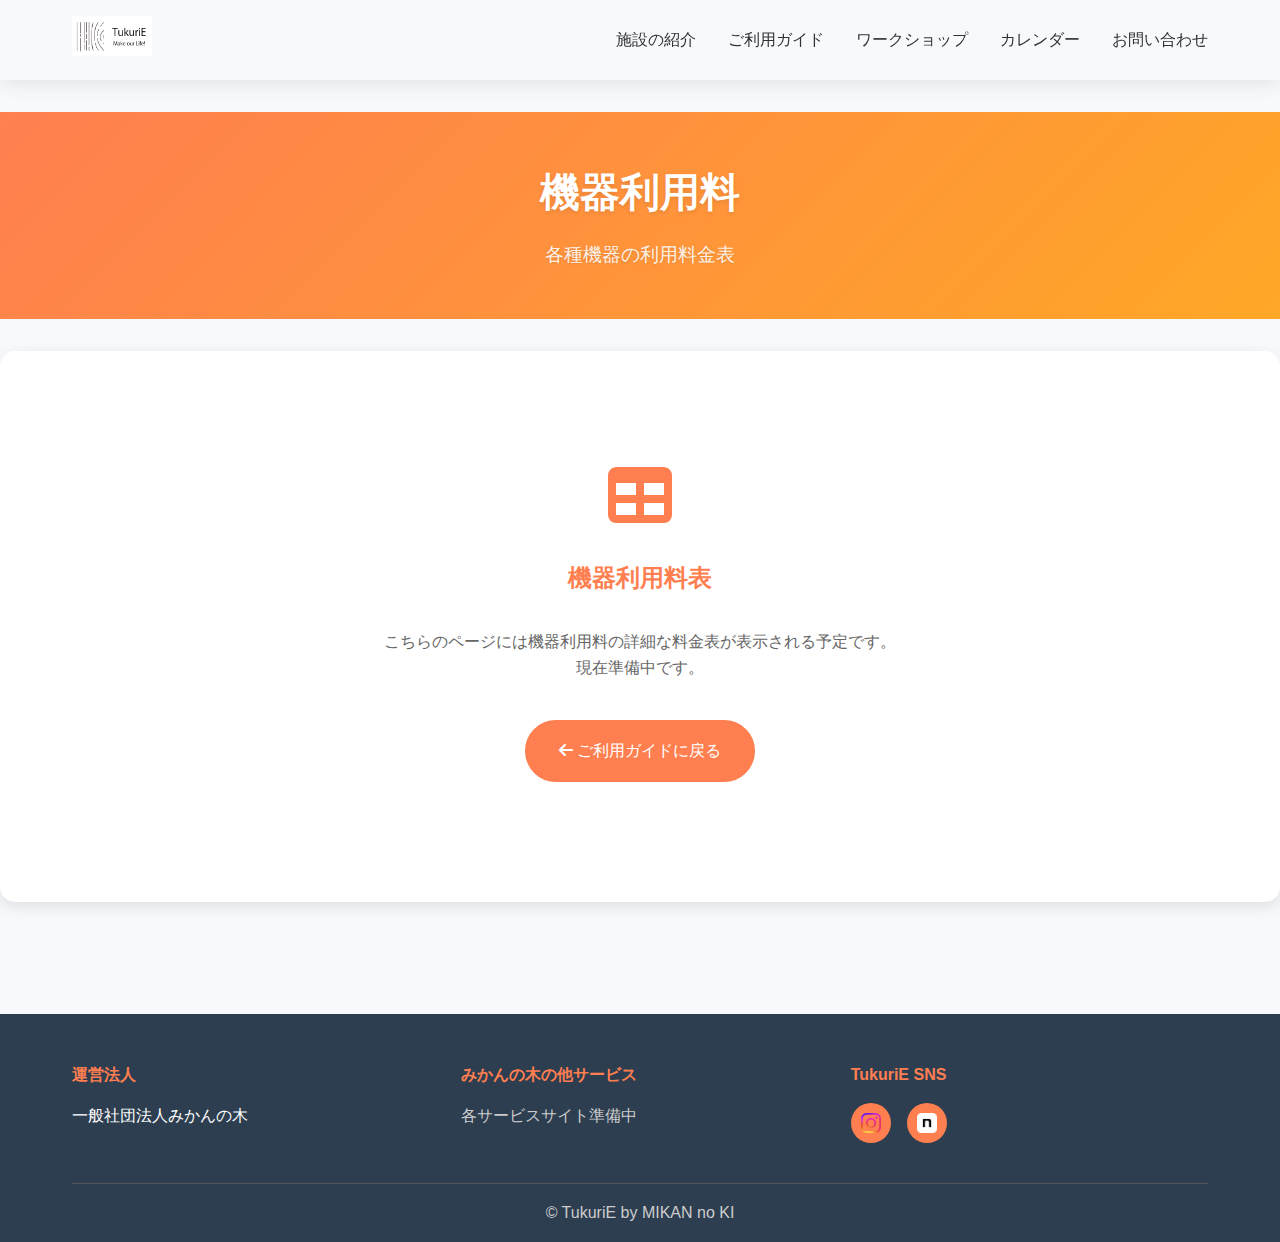
<file: tukurie/equipment-usage-fee.html>
<!DOCTYPE html>
<html lang="ja">
<head>
  <meta charset="UTF-8">
  <meta name="viewport" content="width=device-width, initial-scale=1.0">
  <title>機器利用料 - TukuriE</title>
  <link rel="stylesheet" href="https://cdnjs.cloudflare.com/ajax/libs/font-awesome/6.0.0/css/all.min.css">
  <link rel="stylesheet" href="css/common.css">
</head>

<body>
  <header>
    <div class="container flex-between">
      <a href="index.html" class="logo"><img src="images/logo.png" alt="TukuriE" style="height: 40px;"></a>
      <nav>
        <ul>
          <li><a href="about.html">施設の紹介</a></li>
          <li><a href="guide.html">ご利用ガイド</a></li>
          <li><a href="workshop2.html">ワークショップ</a></li>
          <li><a href="calendar.html">カレンダー</a></li>
          <li><a href="contact.html">お問い合わせ</a></li>
        </ul>
      </nav>
      <!-- ハンバーガーメニューボタン -->
      <div class="hamburger" id="hamburger">
        <span></span>
        <span></span>
        <span></span>
      </div>
    </div>
  </header>

  <!-- モバイルナビゲーション -->
  <div class="mobile-nav" id="mobileNav">
    <ul>
      <li><a href="about.html">施設の紹介</a></li>
      <li><a href="guide.html">ご利用ガイド</a></li>
      <li><a href="workshop2.html">ワークショップ</a></li>
      <li><a href="calendar.html">カレンダー</a></li>
      <li><a href="contact.html">お問い合わせ</a></li>
    </ul>
  </div>

  <main>
    <div class="page-header">
      <div class="container">
        <h1 class="page-title">機器利用料</h1>
        <p class="page-subtitle">各種機器の利用料金表</p>
      </div>
    </div>

    <section class="section">
      <div class="container">
        <div class="section-content">
          <div style="text-align: center; padding: 4rem 2rem;">
            <i class="fas fa-table" style="font-size: 4rem; color: var(--accent); margin-bottom: 2rem;"></i>
            <h2 style="color: var(--accent); margin-bottom: 2rem;">機器利用料表</h2>
            <p style="color: var(--text-light); margin-bottom: 2rem;">
              こちらのページには機器利用料の詳細な料金表が表示される予定です。<br>
              現在準備中です。
            </p>
            <a href="guide.html" class="btn btn-accent">
              <i class="fas fa-arrow-left"></i> ご利用ガイドに戻る
            </a>
          </div>
        </div>
      </div>
    </section>
  </main>

  <footer>
    <div class="container">
      <div class="footer-content">
        <div class="footer-section">
          <h4>運営法人</h4>
          <p>一般社団法人みかんの木</p>
        </div>
        <div class="footer-section">
          <h4>みかんの木の他サービス</h4>
          <p style="color: #ccc;">各サービスサイト準備中</p>
        </div>
        <div class="footer-section">
          <h4>TukuriE SNS</h4>
          <div class="social-links">
            <a href="https://www.instagram.com/tukurie.share?igsh=YWN6emVkMmR5ZzNm&utm_source=qr" target="_blank" aria-label="Instagram"><img src="images/icons/Instagram.png" alt="Instagram" style="width: 20px; height: 20px; object-fit: contain;"></a>
            <a href="https://note.com/tukurie_share" target="_blank" aria-label="note"><img src="images/icons/note.png" alt="note" style="width: 20px; height: 20px; object-fit: contain;"></a>
          </div>
        </div>
      </div>
      <div class="footer-bottom">
        <p>&copy; TukuriE by MIKAN no KI</p>
      </div>
    </div>
  </footer>

  <script>
    // ヘッダーの背景透明度調整
    window.addEventListener('scroll', () => {
      const header = document.querySelector('header');
      if (window.scrollY > 100) {
        header.style.background = 'rgba(247, 249, 252, 0.98)';
      } else {
        header.style.background = 'rgba(247, 249, 252, 0.95)';
      }
    });

    // ハンバーガーメニューの動作
    const hamburger = document.getElementById('hamburger');
    const mobileNav = document.getElementById('mobileNav');

    hamburger.addEventListener('click', function() {
      hamburger.classList.toggle('active');
      mobileNav.classList.toggle('active');
      
      if (mobileNav.classList.contains('active')) {
        document.body.style.overflow = 'hidden';
      } else {
        document.body.style.overflow = '';
      }
    });

    const mobileNavLinks = mobileNav.querySelectorAll('a');
    mobileNavLinks.forEach(link => {
      link.addEventListener('click', function() {
        hamburger.classList.remove('active');
        mobileNav.classList.remove('active');
        document.body.style.overflow = '';
      });
    });

    mobileNav.addEventListener('click', function(e) {
      if (e.target === mobileNav) {
        hamburger.classList.remove('active');
        mobileNav.classList.remove('active');
        document.body.style.overflow = '';
      }
    });
  </script>
</body>
</html>
</file>
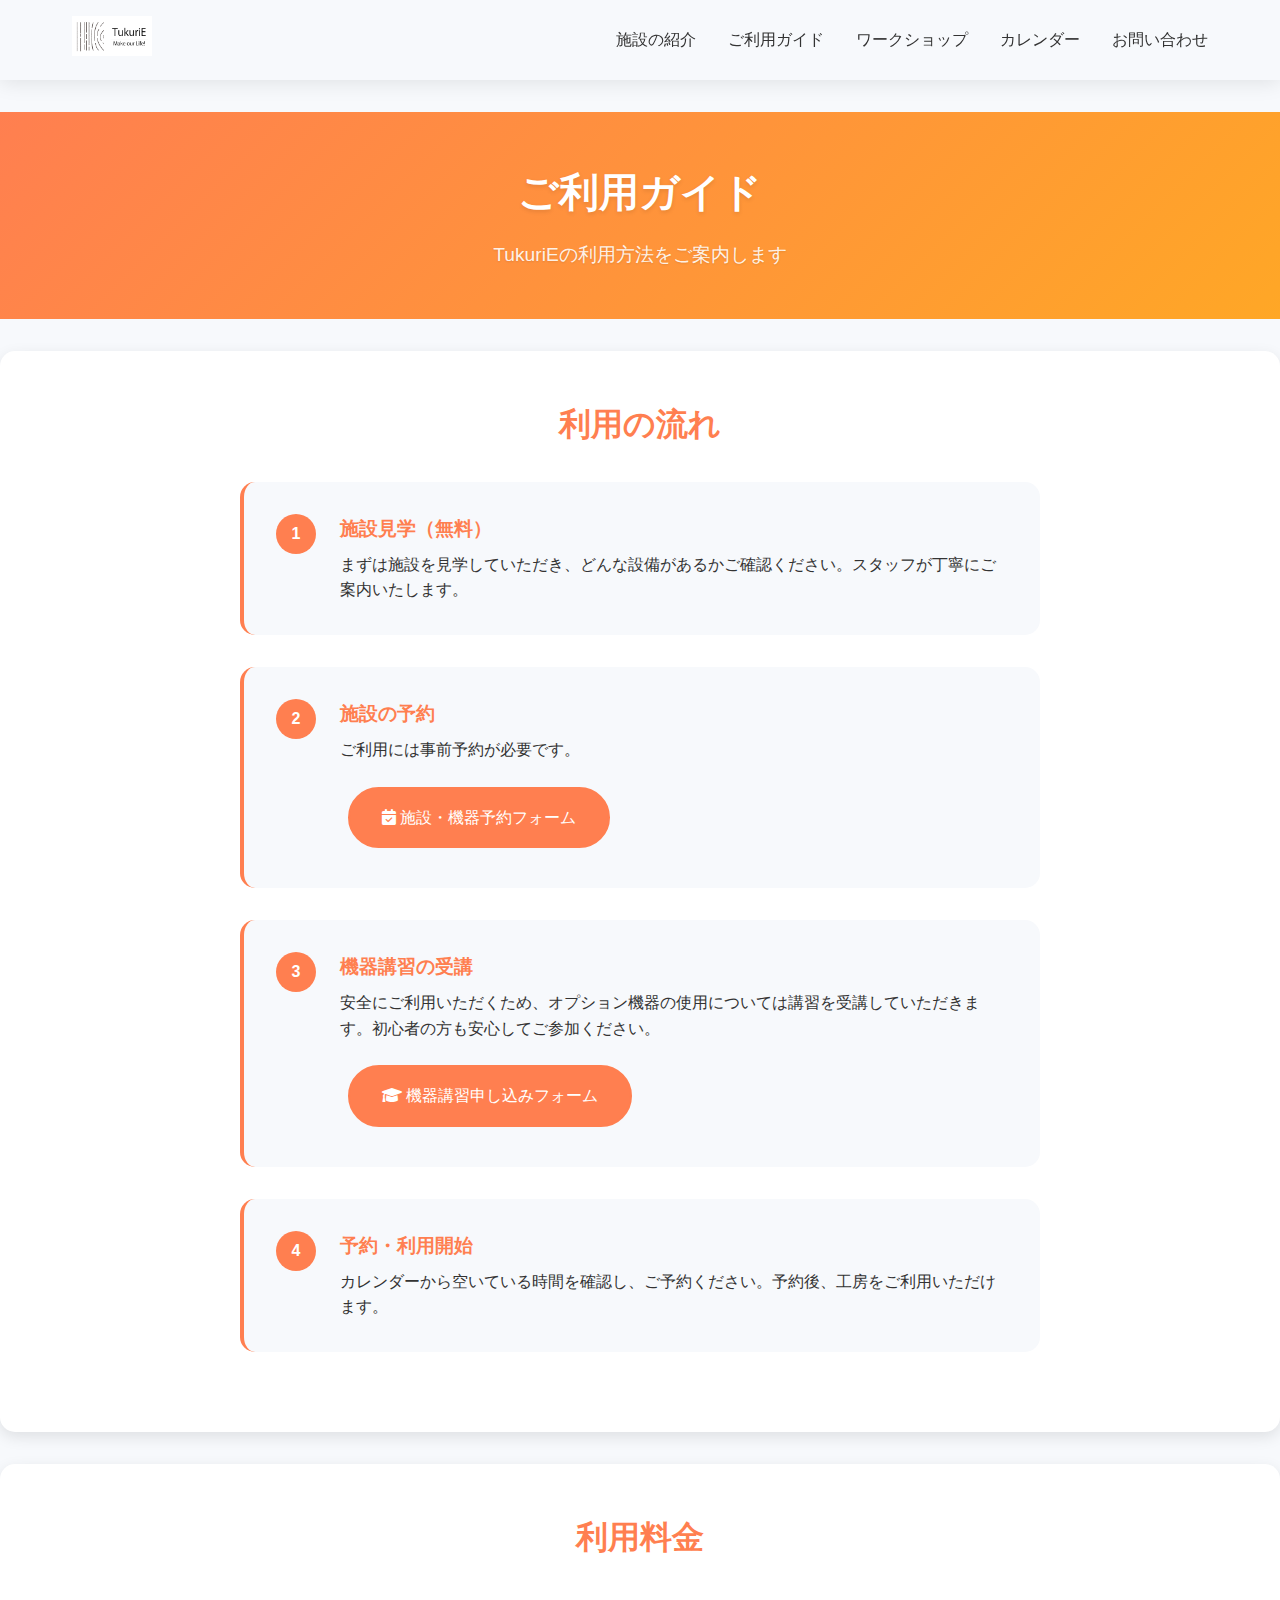
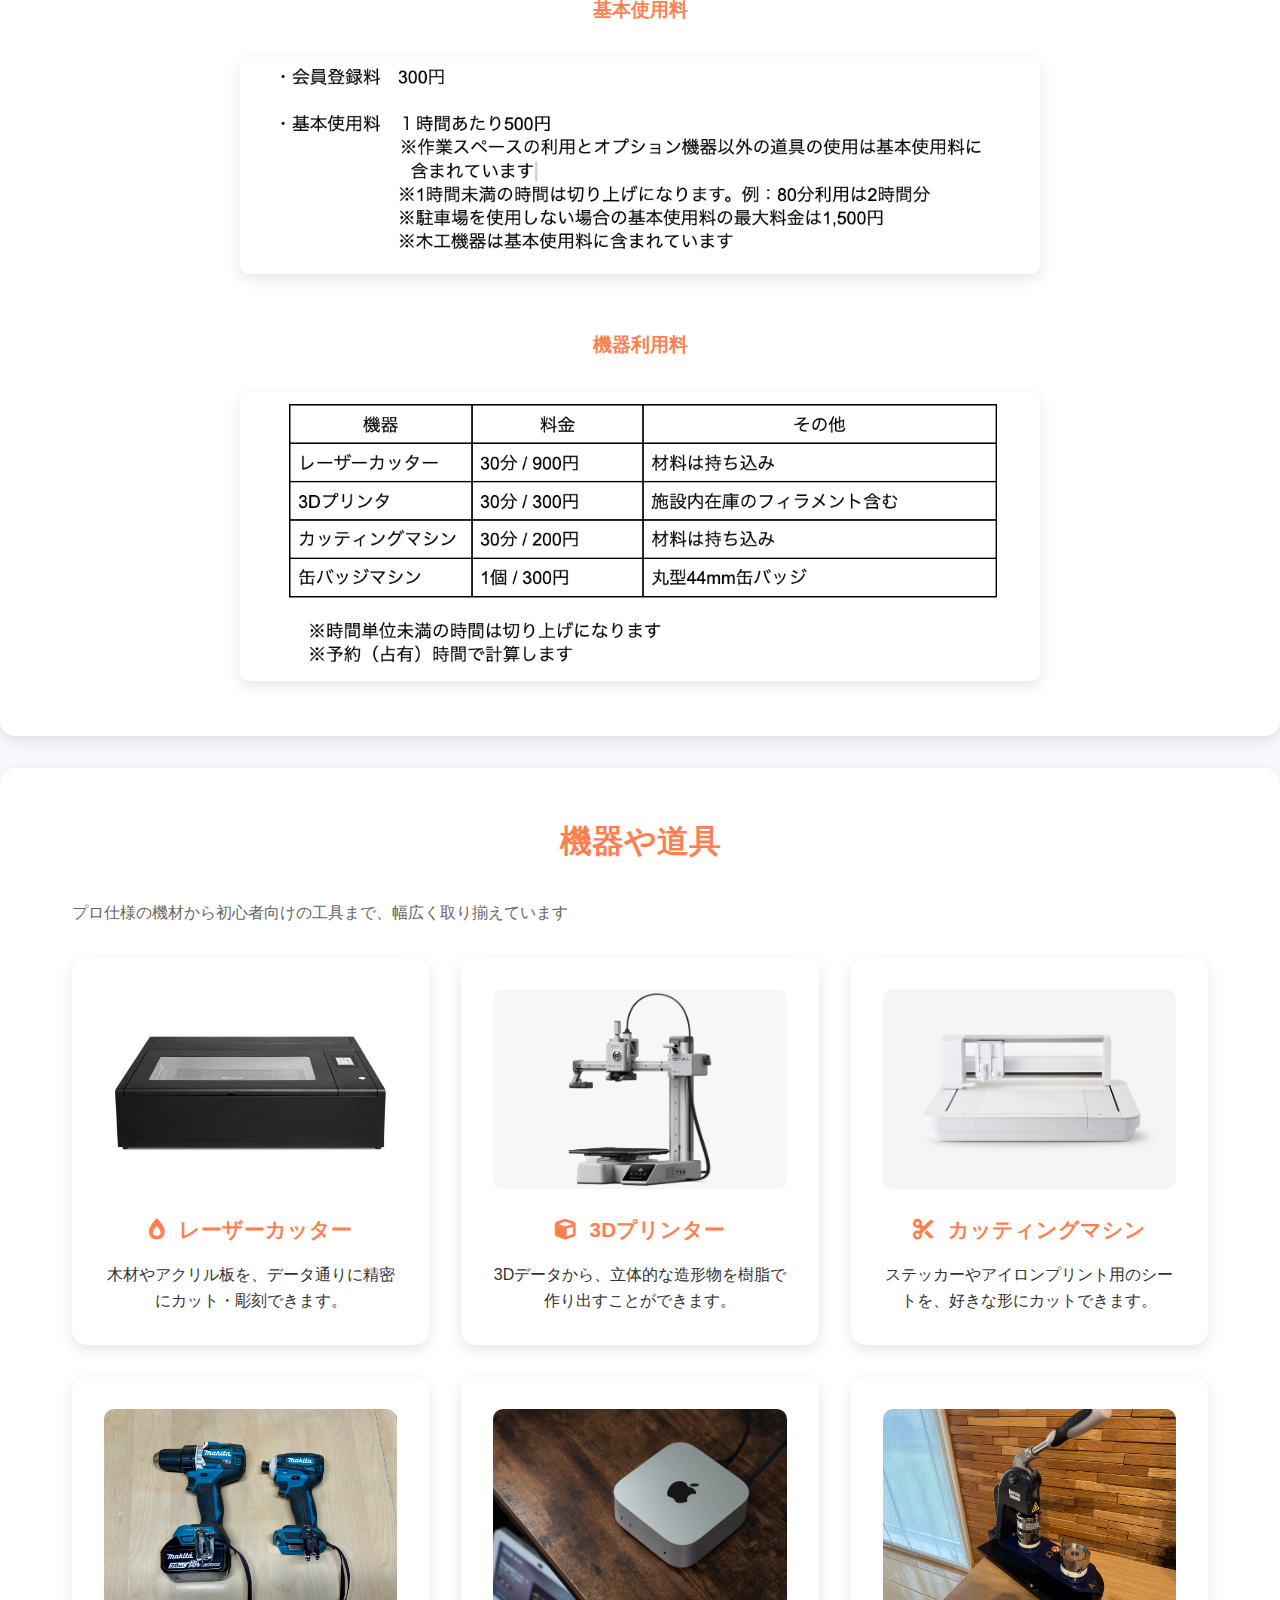
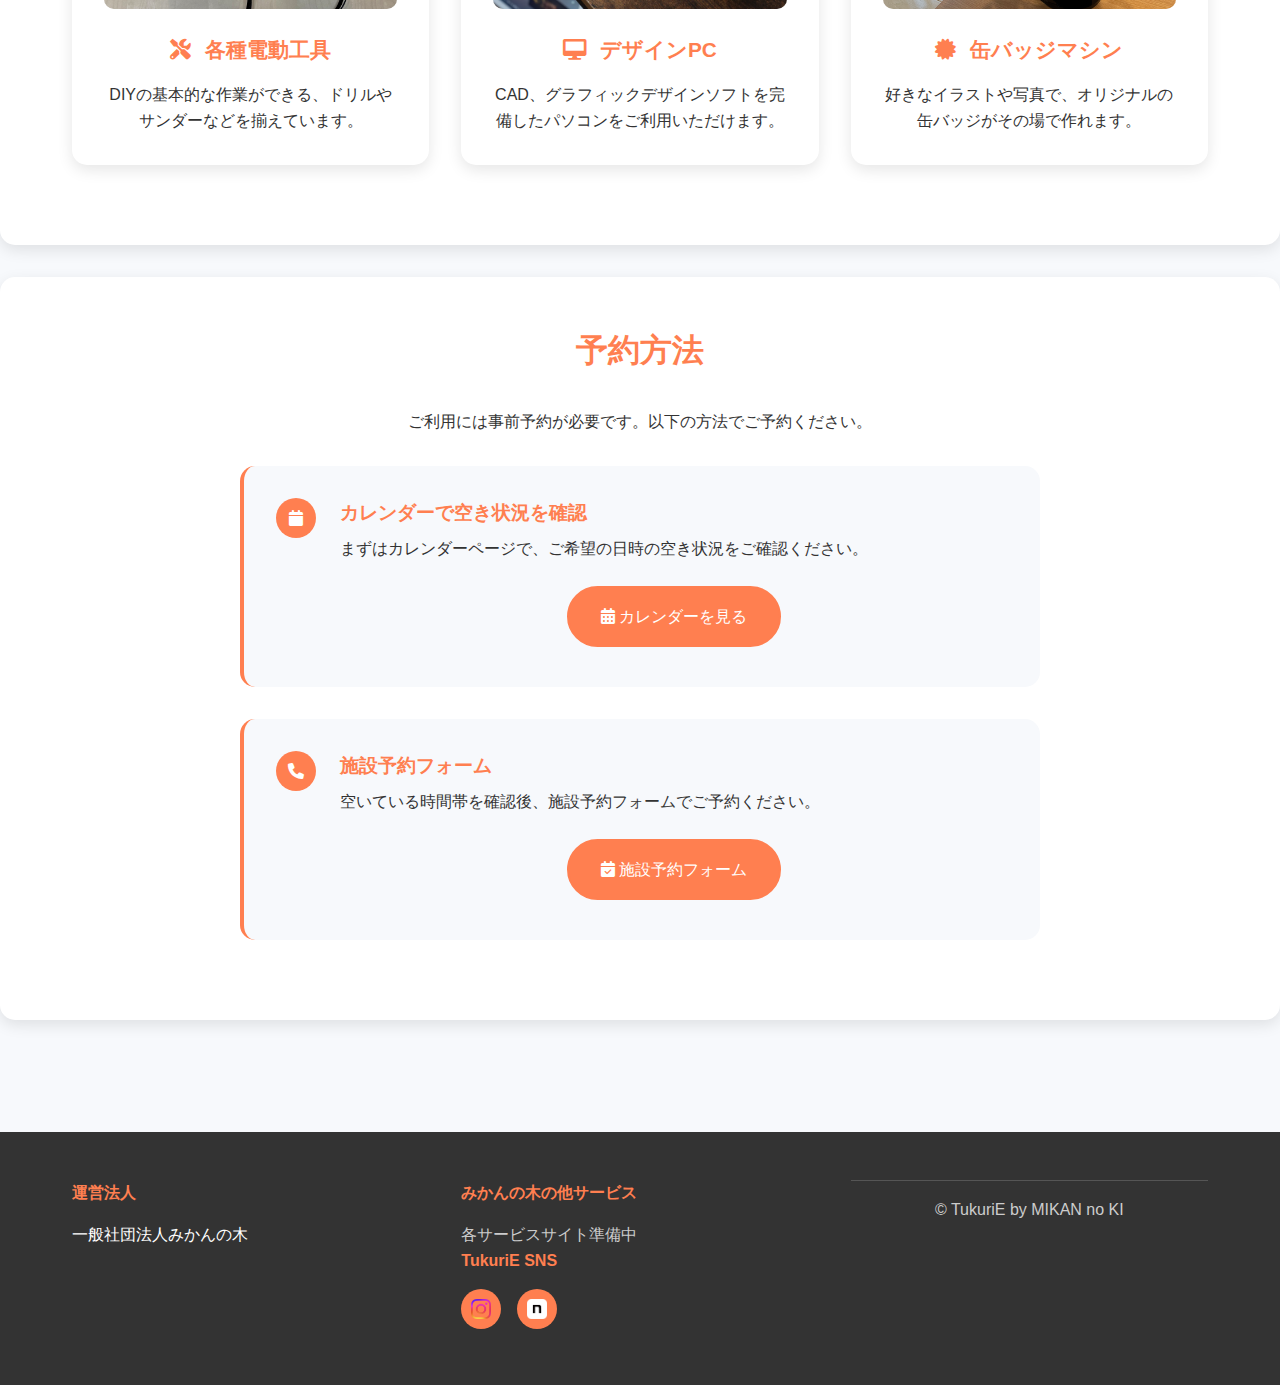
<file: tukurie/guide.html>
<!DOCTYPE html>
<html lang="ja">
<head>
  <meta charset="UTF-8">
  <meta name="viewport" content="width=device-width, initial-scale=1.0">
  <title>ご利用ガイド - TukuriE</title>
  <link rel="stylesheet" href="https://cdnjs.cloudflare.com/ajax/libs/font-awesome/6.0.0/css/all.min.css">
  <link rel="stylesheet" href="css/common.css">
  <style>
    :root {
      --base: #F7F9FC;
      --accent: #FF7F50;
      --secondary: #FFA726;
      --warm: #FF9800;
      --text: #333;
      --text-light: #666;
      --border: #E0E0E0;
      --white: #FFFFFF;
    }

    * {
      margin: 0;
      padding: 0;
      box-sizing: border-box;
    }

    body {
      font-family: 'Hiragino Kaku Gothic ProN', 'Hiragino Sans', 'Yu Gothic', 'Meiryo', sans-serif;
      line-height: 1.6;
      color: var(--text);
      background: var(--base);
    }

    .container {
      max-width: 1200px;
      margin: 0 auto;
      padding: 0 2rem;
    }

    /* -------- Header -------- */
    header {
      background: rgba(247, 249, 252, 0.95);
      backdrop-filter: blur(10px);
      position: fixed;
      top: 0;
      left: 0;
      right: 0;
      z-index: 1000;
      padding: 1rem 0;
      box-shadow: 0 2px 20px rgba(0,0,0,0.1);
    }

    .flex-between {
      display: flex;
      justify-content: space-between;
      align-items: center;
    }

    .logo img {
      height: 40px;
    }

    nav ul {
      display: flex;
      list-style: none;
      gap: 2rem;
    }

    nav a {
      text-decoration: none;
      color: var(--text-dark);
      font-weight: 500;
      transition: color 0.3s ease;
    }

    nav a:hover {
      color: var(--accent);
    }

    /* -------- Main Content -------- */
    main {
      margin-top: 80px;
      padding: 2rem 0;
    }

    .page-header {
      text-align: center;
      padding: 3rem 0;
      background: white;
      margin-bottom: 2rem;
    }

    .page-header {
      text-align: center;
      padding: 3rem 0;
      background: linear-gradient(135deg, var(--accent), var(--secondary));
      margin-bottom: 2rem;
    }

    .page-title {
      font-size: 2.5rem;
      color: white;
      margin-bottom: 1rem;
      text-shadow: 0 2px 4px rgba(0,0,0,0.1);
    }

    .page-subtitle {
      font-size: 1.2rem;
      color: rgba(255,255,255,0.9);
      text-shadow: 0 1px 2px rgba(0,0,0,0.1);
    }

    .section {
      padding: 3rem 0;
      background: white;
      margin-bottom: 2rem;
      border-radius: 15px;
      box-shadow: 0 5px 15px rgba(0,0,0,0.1);
    }

    .section-title {
      font-size: 2rem;
      color: var(--accent);
      margin-bottom: 2rem;
      text-align: center;
    }

    .section-content {
      max-width: 800px;
      margin: 0 auto;
    }

    /* -------- Flow Steps -------- */
    .flow-steps {
      display: grid;
      gap: 2rem;
      margin: 2rem 0;
    }

    .flow-step {
      display: flex;
      align-items: flex-start;
      gap: 1.5rem;
      padding: 2rem;
      background: var(--base);
      border-radius: 15px;
      border-left: 4px solid var(--accent);
    }

    .step-number {
      background: var(--accent);
      color: white;
      width: 40px;
      height: 40px;
      border-radius: 50%;
      display: flex;
      align-items: center;
      justify-content: center;
      font-weight: bold;
      flex-shrink: 0;
    }

    .step-content {
      flex: 1;
      min-width: 0;
    }

    .step-content h3 {
      color: var(--accent);
      margin-bottom: 0.5rem;
    }

    /* -------- Pricing -------- */
    .pricing-grid {
      display: grid;
      grid-template-columns: repeat(auto-fit, minmax(300px, 1fr));
      gap: 2rem;
      margin: 2rem 0;
    }

    .pricing-card {
      background: white;
      padding: 2rem;
      border-radius: 15px;
      text-align: center;
      box-shadow: 0 5px 15px rgba(0,0,0,0.1);
      border: 2px solid transparent;
      transition: all 0.3s ease;
    }

    .pricing-card.featured {
      border-color: var(--accent);
      transform: scale(1.05);
    }

    .pricing-card h3 {
      color: var(--accent);
      margin-bottom: 1rem;
      font-size: 1.5rem;
    }

    .price {
      font-size: 2.5rem;
      font-weight: bold;
      color: var(--accent);
      margin-bottom: 1rem;
    }

    .price-unit {
      font-size: 1rem;
      color: var(--text-light);
    }

    /* -------- Equipment Grid -------- */
    .equipment-grid {
      display: grid;
      grid-template-columns: repeat(auto-fit, minmax(300px, 1fr));
      gap: 2rem;
      margin: 2rem 0;
    }

    .equipment-item {
      background: white;
      padding: 2rem;
      border-radius: 15px;
      text-align: center;
      box-shadow: 0 5px 15px rgba(0,0,0,0.1);
      transition: transform 0.3s ease;
      text-decoration: none;
      color: inherit;
      display: block;
    }

    .equipment-item:hover {
      transform: translateY(-5px);
      box-shadow: 0 10px 25px rgba(0,0,0,0.15);
      text-decoration: none;
      color: inherit;
    }

    .equipment-image {
      width: 100%;
      height: 200px;
      object-fit: cover;
      border-radius: 10px;
      margin-bottom: 1rem;
      background: #f5f5f5;
    }

    .equipment-item h4 {
      color: var(--accent);
      margin-bottom: 1rem;
      font-size: 1.3rem;
    }

    .equipment-item i {
      color: var(--accent);
      margin-right: 0.5rem;
    }

    /* -------- Rules -------- */
    .rules-list {
      list-style: none;
      margin: 2rem 0;
    }

    .rules-list li {
      padding: 1rem;
      margin-bottom: 1rem;
      background: var(--base);
      border-radius: 10px;
      border-left: 4px solid var(--accent);
    }

    .rules-list li strong {
      color: var(--accent);
    }

    /* -------- Buttons -------- */
    .btn {
      display: inline-block;
      padding: 1rem 2rem;
      background: var(--accent);
      color: white;
      text-decoration: none;
      border-radius: 50px;
      font-weight: 500;
      transition: all 0.3s ease;
      border: 2px solid var(--accent);
    }

    .btn:hover {
      background: transparent;
      color: var(--accent);
      text-decoration: none;
    }

    .btn-accent {
      background: var(--accent);
      border-color: var(--accent);
    }

    .btn-accent:hover {
      background: transparent;
      color: var(--accent);
    }

    /* -------- Footer -------- */
    footer {
      background: var(--text);
      color: white;
      padding: 3rem 0 1rem;
    }

    .footer-content {
      display: grid;
      grid-template-columns: repeat(auto-fit, minmax(250px, 1fr));
      gap: 2rem;
      margin-bottom: 2rem;
    }

    .footer-section h4 {
      color: var(--accent);
      margin-bottom: 1rem;
    }

    .footer-section a {
      color: #ccc;
      text-decoration: none;
      display: block;
      margin-bottom: 0.5rem;
      transition: color 0.3s;
    }

    .footer-section a:hover {
      color: var(--accent);
    }

    .social-links {
      display: flex;
      gap: 1rem;
      margin-top: 1rem;
    }

    .social-links a {
      display: inline-block;
      width: 40px;
      height: 40px;
      background: var(--accent);
      border-radius: 50%;
      display: flex;
      align-items: center;
      justify-content: center;
      color: white;
      font-size: 1.2rem;
      transition: background-color 0.3s;
    }

    .social-links a:hover {
      background: var(--secondary);
    }

    .footer-bottom {
      border-top: 1px solid #555;
      padding-top: 1rem;
      text-align: center;
      color: #ccc;
    }

    /* -------- Responsive -------- */
    @media (max-width: 768px) {
      .container {
        padding: 0 1rem;
      }

      nav ul {
        flex-direction: column;
        gap: 1rem;
      }


      .page-title {
        font-size: 2rem;
      }

      .flow-step {
        flex-direction: row;
        align-items: flex-start;
        gap: 1rem;
        padding: 1.5rem;
      }
      
      .step-number {
        width: 35px;
        height: 35px;
        font-size: 0.9rem;
        flex-shrink: 0;
      }
      
      .step-content {
        flex: 1;
        min-width: 0;
      }

      .pricing-card.featured {
        transform: none;
      }
    }
  </style>
</head>

<body>
  <header>
    <div class="container flex-between">
      <a href="index.html" class="logo"><img src="images/logo.png" alt="TukuriE" style="height: 40px;"></a>
      <nav>
        <ul>
          <li><a href="about.html">施設の紹介</a></li>
          <li><a href="guide.html">ご利用ガイド</a></li>
          <li><a href="workshop2.html">ワークショップ</a></li>
          <li><a href="calendar.html">カレンダー</a></li>
          <li><a href="contact.html">お問い合わせ</a></li>
        </ul>
      </nav>
      <!-- ハンバーガーメニューボタン -->
      <div class="hamburger" id="hamburger">
        <span></span>
        <span></span>
        <span></span>
      </div>
    </div>
  </header>

  <!-- モバイルナビゲーション -->
  <div class="mobile-nav" id="mobileNav">
    <ul>
      <li><a href="about.html">施設の紹介</a></li>
      <li><a href="guide.html">ご利用ガイド</a></li>
      <li><a href="workshop2.html">ワークショップ</a></li>
      <li><a href="calendar.html">カレンダー</a></li>
      <li><a href="contact.html">お問い合わせ</a></li>
    </ul>
  </div>

  <main>
    <div class="page-header">
      <div class="container">
        <h1 class="page-title">ご利用ガイド</h1>
        <p class="page-subtitle">TukuriEの利用方法をご案内します</p>
      </div>
    </div>

    <!-- 利用の流れ -->
    <section class="section">
      <div class="container">
        <h2 class="section-title">利用の流れ</h2>
        <div class="section-content">
          <div class="flow-steps">
            <div class="flow-step">
              <div class="step-number">1</div>
              <div class="step-content">
                <h3>施設見学（無料）</h3>
                <p>まずは施設を見学していただき、どんな設備があるかご確認ください。スタッフが丁寧にご案内いたします。</p>
              </div>
            </div>
            <div class="flow-step">
              <div class="step-number">2</div>
              <div class="step-content">
                <h3>施設の予約</h3>
                <p>ご利用には事前予約が必要です。</p>
                <div style="margin-top: 1rem;">
                  <a href="https://docs.google.com/forms/d/e/1FAIpQLSejQi_6_UpNR87Z82kxW9Rb82hnFjVxIQWbIG3I_VgdE7Omiw/viewform" target="_blank" class="btn btn-accent">
                    <i class="fas fa-calendar-check"></i> 施設・機器予約フォーム
                  </a>
                </div>
              </div>
            </div>
            <div class="flow-step">
              <div class="step-number">3</div>
              <div class="step-content">
                <h3>機器講習の受講</h3>
                <p>安全にご利用いただくため、オプション機器の使用については講習を受講していただきます。初心者の方も安心してご参加ください。</p>
                <div style="margin-top: 1rem;">
                  <a href="https://docs.google.com/forms/d/e/1FAIpQLSdV9oPDAYjtapwUIBwkA-HMUa0zRycGCogCwhdB9zSWozF8Nw/viewform?usp=header" target="_blank" class="btn btn-accent">
                    <i class="fas fa-graduation-cap"></i> 機器講習申し込みフォーム
                  </a>
                </div>
              </div>
            </div>
            <div class="flow-step">
              <div class="step-number">4</div>
              <div class="step-content">
                <h3>予約・利用開始</h3>
                <p>カレンダーから空いている時間を確認し、ご予約ください。予約後、工房をご利用いただけます。</p>
              </div>
            </div>
          </div>
        </div>
      </div>
    </section>

    <!-- 利用料金 -->
    <section class="section">
      <div class="container">
        <h2 class="section-title">利用料金</h2>
        <div class="section-content">
          <div style="margin-bottom: 3rem;">
            <h3 style="text-align: center; color: var(--accent); margin-bottom: 2rem;">基本使用料</h3>
            <div class="table-placeholder">
              <img src="images/pricing/basic-usage-fee.jpg" alt="基本使用料表" style="width: 100%; max-width: 800px; height: auto; border-radius: 10px; box-shadow: 0 5px 15px rgba(0,0,0,0.1);">
            </div>
          </div>
          
          <div>
            <h3 style="text-align: center; color: var(--accent); margin-bottom: 2rem;">機器利用料</h3>
            <div class="table-placeholder">
              <img src="images/pricing/equipment-usage-fee.jpg" alt="機器利用料表" style="width: 100%; max-width: 800px; height: auto; border-radius: 10px; box-shadow: 0 5px 15px rgba(0,0,0,0.1);">
            </div>
          </div>
        </div>
      </div>
    </section>

    <!-- 機械や道具 -->
    <section class="section">
      <div class="container">
        <h2 class="section-title">機器や道具</h2>
        <p style="color: var(--text-light); margin-bottom: 2rem;">プロ仕様の機材から初心者向けの工具まで、幅広く取り揃えています</p>
        <div class="equipment-grid">
          <a href="https://note.com/tukurie_share/n/n80d7ca99636c" target="_blank" class="equipment-item">
            <img src="images/equipment/laser-cutter.jpg" alt="レーザーカッター" class="equipment-image">
            <h4><i class="fas fa-burn"></i> レーザーカッター</h4>
            <p>木材やアクリル板を、データ通りに精密にカット・彫刻できます。</p>
          </a>
          <a href="https://note.com/tukurie_share/n/n2b7c575103ae" target="_blank" class="equipment-item">
            <img src="images/equipment/3d-printer.jpg" alt="3Dプリンター" class="equipment-image">
            <h4><i class="fas fa-cube"></i> 3Dプリンター</h4>
            <p>3Dデータから、立体的な造形物を樹脂で作り出すことができます。</p>
          </a>
          <a href="https://note.com/tukurie_share/n/n97b2b9e812f0" target="_blank" class="equipment-item">
            <img src="images/equipment/cutting-machine.jpg" alt="カッティングマシン" class="equipment-image">
            <h4><i class="fas fa-cut"></i> カッティングマシン</h4>
            <p>ステッカーやアイロンプリント用のシートを、好きな形にカットできます。</p>
          </a>
          <a href="https://note.com/tukurie_share/n/nfafdf745ffea" target="_blank" class="equipment-item">
            <img src="images/equipment/electric-tools.jpg" alt="各種電動工具" class="equipment-image">
            <h4><i class="fas fa-tools"></i> 各種電動工具</h4>
            <p>DIYの基本的な作業ができる、ドリルやサンダーなどを揃えています。</p>
          </a>
          <a href="https://note.com/tukurie_share/n/nfffa0c289469" target="_blank" class="equipment-item">
            <img src="images/equipment/design-pc.jpg" alt="デザインPC" class="equipment-image">
            <h4><i class="fas fa-desktop"></i> デザインPC</h4>
            <p>CAD、グラフィックデザインソフトを完備したパソコンをご利用いただけます。</p>
          </a>
          <a href="https://note.com/tukurie_share/n/n3b551664577f" target="_blank" class="equipment-item">
            <img src="images/equipment/badge-machine.jpg" alt="缶バッジマシン" class="equipment-image">
            <h4><i class="fas fa-certificate"></i> 缶バッジマシン</h4>
            <p>好きなイラストや写真で、オリジナルの缶バッジがその場で作れます。</p>
          </a>
        </div>
      </div>
    </section>

    <!-- 予約方法 -->
    <section class="section">
      <div class="container">
        <h2 class="section-title">予約方法</h2>
        <div class="section-content">
          <div style="text-align: center; margin-bottom: 2rem;">
            <p>ご利用には事前予約が必要です。以下の方法でご予約ください。</p>
          </div>
          <div class="flow-steps">
            <div class="flow-step">
              <div class="step-number"><i class="fas fa-calendar"></i></div>
              <div class="step-content">
                <h3>カレンダーで空き状況を確認</h3>
                <p>まずはカレンダーページで、ご希望の日時の空き状況をご確認ください。</p>
                <div style="margin-top: 1rem; text-align: center;">
                  <a href="calendar.html" class="btn btn-accent">
                    <i class="fas fa-calendar-alt"></i> カレンダーを見る
                  </a>
                </div>
              </div>
            </div>
            <div class="flow-step">
              <div class="step-number"><i class="fas fa-phone"></i></div>
              <div class="step-content">
                <h3>施設予約フォーム</h3>
                <p>空いている時間帯を確認後、施設予約フォームでご予約ください。</p>
                <div style="margin-top: 1rem; text-align: center;">
                  <a href="https://docs.google.com/forms/d/1batqIqbUnzzse9zF58c_YjM8wrjd_fV7lEdIjYy0bGs/viewform" target="_blank" class="btn btn-accent">
                    <i class="fas fa-calendar-check"></i> 施設予約フォーム
                  </a>
                </div>
              </div>
            </div>
          </div>
        </div>
      </div>
    </section>


  </main>

  <footer>
    <div class="container">
      <div class="footer-content">
        <div class="footer-section">
          <h4>運営法人</h4>
          <p>一般社団法人みかんの木</p>
          <!-- 法人サイト完成後にリンク有効化
          <a href="../index.html">一般社団法人みかんの木</a>
          -->
        </div>
        <div class="footer-section">
          <h4>みかんの木の他サービス</h4>
          <p style="color: #ccc;">各サービスサイト準備中</p>
          <!-- 各サービスサイト完成後に有効化
          <a href="../studio.html">Creative Studio</a>
          <a href="../lab.html">Technology Lab</a>
          <a href="workshop2.html">Workshop</a>
          <a href="../community.html">Community Support</a>
          -->
        <div class="footer-section">
          <h4>TukuriE SNS</h4>
          <div class="social-links">
            <a href="https://www.instagram.com/tukurie.share?igsh=YWN6emVkMmR5ZzNm&utm_source=qr" target="_blank" aria-label="Instagram"><img src="images/icons/Instagram.png" alt="Instagram" style="width: 20px; height: 20px; object-fit: contain;"></a>
            <a href="https://note.com/tukurie_share" target="_blank" aria-label="note"><img src="images/icons/note.png" alt="note" style="width: 20px; height: 20px; object-fit: contain;"></a>
          </div>
        </div>
      </div>
      <div class="footer-bottom">
        <p>&copy; TukuriE by MIKAN no KI</p>
      </div>
    </div>
  </footer>

  <script>
    // ヘッダーの背景透明度調整
    window.addEventListener('scroll', () => {
      const header = document.querySelector('header');
      if (window.scrollY > 100) {
        header.style.background = 'rgba(247, 249, 252, 0.98)';
      } else {
        header.style.background = 'rgba(247, 249, 252, 0.95)';
      }
    });

    // ハンバーガーメニューの動作
    const hamburger = document.getElementById('hamburger');
    const mobileNav = document.getElementById('mobileNav');

    hamburger.addEventListener('click', function() {
      hamburger.classList.toggle('active');
      mobileNav.classList.toggle('active');
      
      // ボディのスクロールを禁止/許可
      if (mobileNav.classList.contains('active')) {
        document.body.style.overflow = 'hidden';
      } else {
        document.body.style.overflow = '';
      }
    });

    // モバイルナビのリンクをクリックしたときにメニューを閉じる
    const mobileNavLinks = mobileNav.querySelectorAll('a');
    mobileNavLinks.forEach(link => {
      link.addEventListener('click', function() {
        hamburger.classList.remove('active');
        mobileNav.classList.remove('active');
        document.body.style.overflow = '';
      });
    });

    // モバイルナビの背景をクリックしたときにメニューを閉じる
    mobileNav.addEventListener('click', function(e) {
      if (e.target === mobileNav) {
        hamburger.classList.remove('active');
        mobileNav.classList.remove('active');
        document.body.style.overflow = '';
      }
    });
  </script>
</body>
</html>
</file>
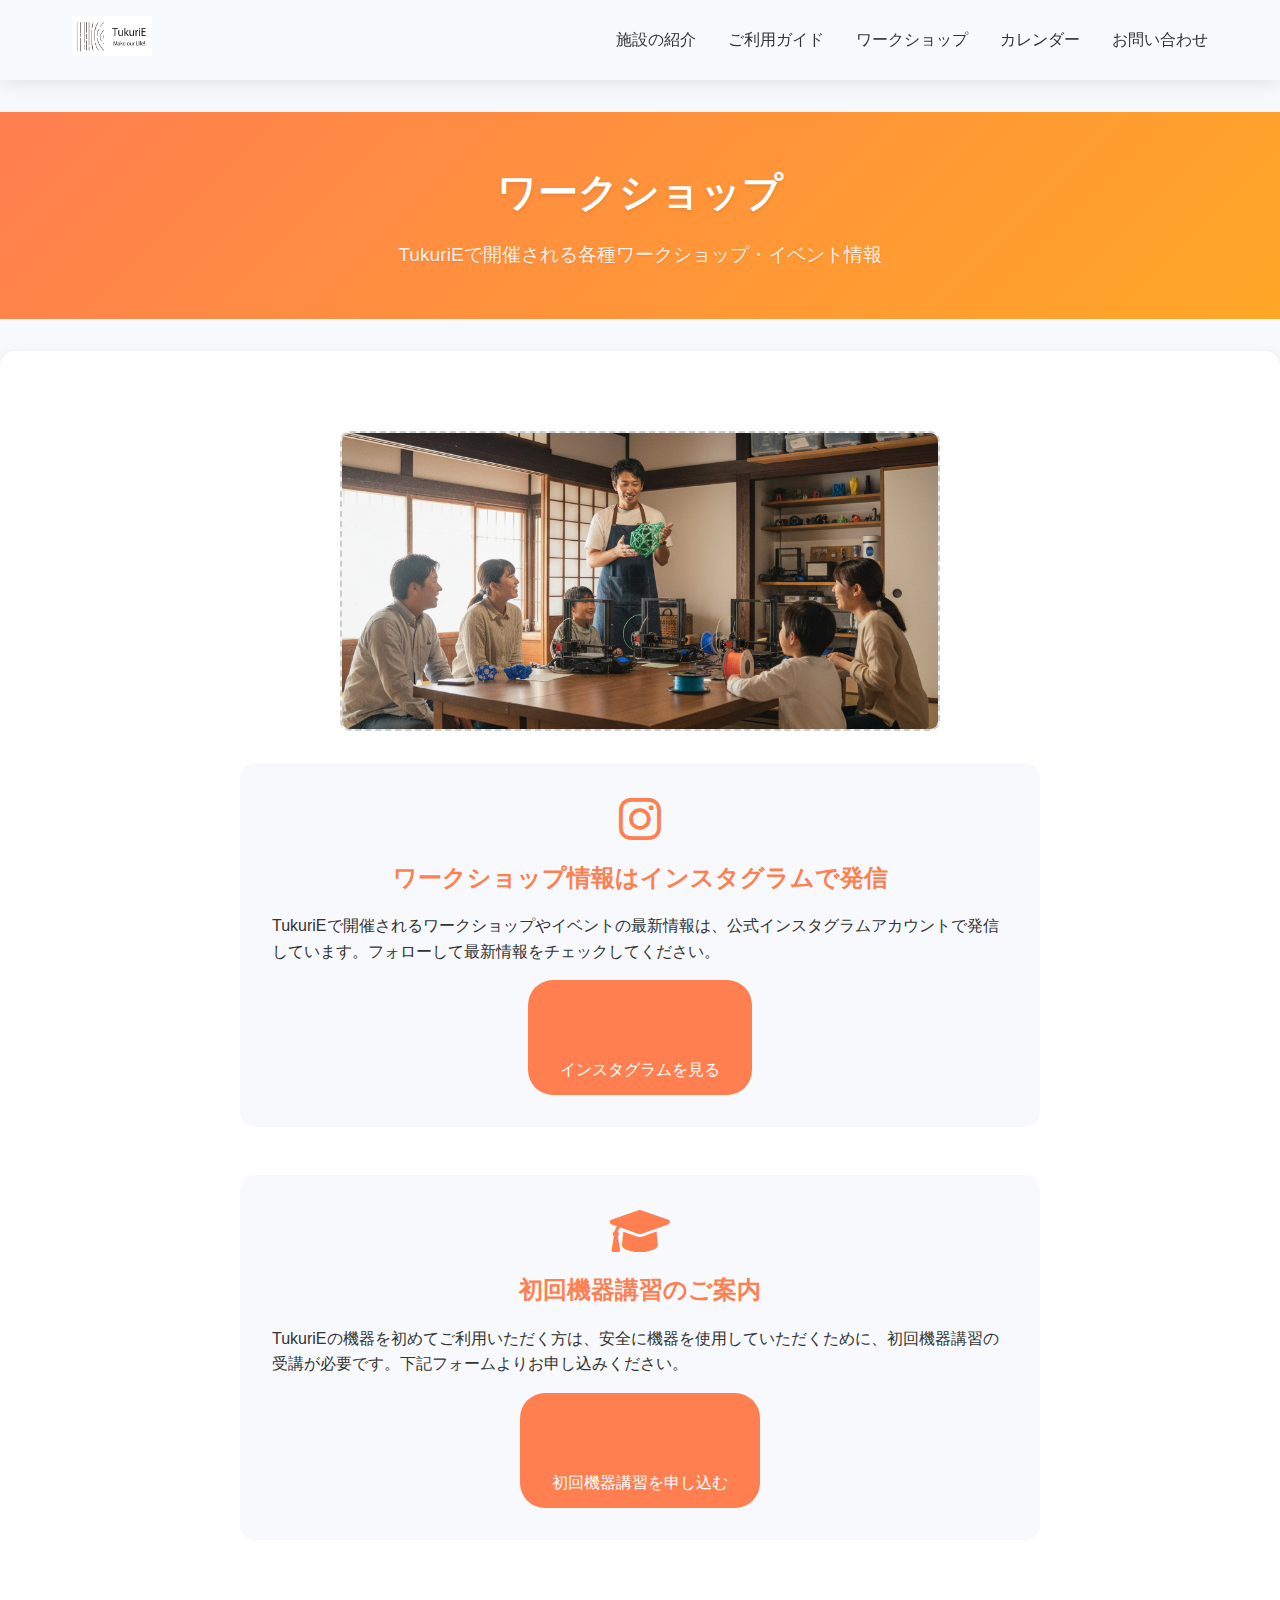
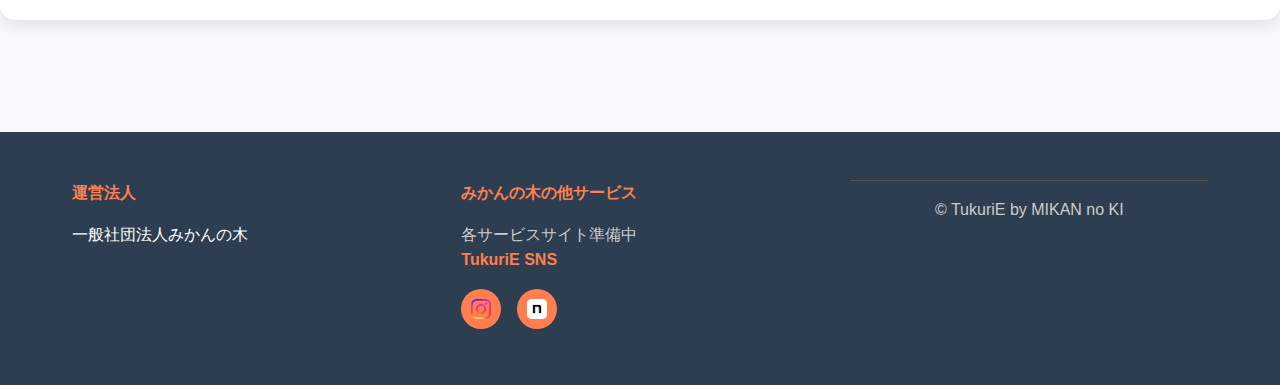
<file: tukurie/workshop2.html>
<!DOCTYPE html>
<html lang="ja">
<head>
  <meta charset="UTF-8">
  <meta name="viewport" content="width=device-width, initial-scale=1.0">
  <title>ワークショップ - TukuriE</title>
  <link rel="stylesheet" href="https://cdnjs.cloudflare.com/ajax/libs/font-awesome/6.0.0/css/all.min.css">
  <link rel="stylesheet" href="css/common.css">
  <style>
    /* ページ固有のスタイル */
    /* workshop2.html固有のpage-headerスタイル（オレンジグラデーション） */
    .page-header {
      background: linear-gradient(135deg, #FF7F50, #FFA726);
    }

    .section-content {
      max-width: 800px;
      margin: 0 auto;
    }

    .workshop-card {
      background: var(--base);
      padding: 2rem;
      border-radius: 15px;
      margin-bottom: 2rem;
    }


    .workshop-card h3 {
      text-align: center;
    }

    .workshop-card i {
      display: block;
      text-align: center;
    }

    .workshop-card .btn-primary {
      display: block;
      text-align: center;
      margin: 1rem auto 0;
      width: fit-content;
    }

    .workshop-card i {
      font-size: 3rem;
      color: var(--accent);
      margin-bottom: 1rem;
    }

    .workshop-card h3 {
      color: var(--accent);
      margin-bottom: 1rem;
      font-size: 1.5rem;
    }

    .btn-primary {
      background: var(--accent);
      color: white;
      padding: 0.8rem 2rem;
      border: none;
      border-radius: 25px;
      text-decoration: none;
      display: inline-block;
      margin-top: 1rem;
      transition: all 0.3s ease;
    }

    .btn-primary:hover {
      background: #e65100;
      transform: translateY(-2px);
    }

    /* 画像枠のスタイル */
    .workshop-image {
      width: 100%;
      max-width: 600px;
      height: 300px;
      background: #f5f5f5;
      border: 2px dashed #ccc;
      border-radius: 10px;
      display: flex;
      align-items: center;
      justify-content: center;
      margin: 2rem auto;
      color: #999;
      font-size: 1.1rem;
    }

    @media (max-width: 768px) {
      .workshop-image {
        height: 200px;
        font-size: 1rem;
      }
    }
  </style>
</head>

<body>
  <header>
    <div class="container flex-between">
      <a href="index.html" class="logo"><img src="images/logo.png" alt="TukuriE" style="height: 40px;"></a>
      <nav>
        <ul>
          <li><a href="about.html">施設の紹介</a></li>
          <li><a href="guide.html">ご利用ガイド</a></li>
          <li><a href="workshop2.html">ワークショップ</a></li>
          <li><a href="calendar.html">カレンダー</a></li>
          <li><a href="contact.html">お問い合わせ</a></li>
        </ul>
      </nav>
      <!-- ハンバーガーメニューボタン -->
      <div class="hamburger" id="hamburger">
        <span></span>
        <span></span>
        <span></span>
      </div>
    </div>
  </header>

  <!-- モバイルナビゲーション -->
  <div class="mobile-nav" id="mobileNav">
    <ul>
      <li><a href="about.html">施設の紹介</a></li>
      <li><a href="guide.html">ご利用ガイド</a></li>
      <li><a href="workshop2.html">ワークショップ</a></li>
      <li><a href="calendar.html">カレンダー</a></li>
      <li><a href="contact.html">お問い合わせ</a></li>
    </ul>
  </div>

  <!-- メインコンテンツ -->
  <main>
    <div class="page-header">
      <div class="container">
        <h1 class="page-title">ワークショップ</h1>
        <p class="page-subtitle">TukuriEで開催される各種ワークショップ・イベント情報</p>
      </div>
    </div>
    <section class="section">
      <div class="container">
        <div class="section-content">
          <!-- ワークショップ画像枠 -->
          <div class="workshop-image">
            <img src="images/workshop/workshop-main.jpg" alt="ワークショップの様子" style="width: 100%; height: 100%; object-fit: cover; border-radius: 8px;">
          </div>
          
          <!-- インスタグラム案内 -->
          <div class="workshop-card">
            <i class="fab fa-instagram"></i>
            <h3>ワークショップ情報はインスタグラムで発信</h3>
            <p>TukuriEで開催されるワークショップやイベントの最新情報は、公式インスタグラムアカウントで発信しています。フォローして最新情報をチェックしてください。</p>
            <a href="https://www.instagram.com/tukurie.share?igsh=YWN6emVkMmR5ZzNm&utm_source=qr" target="_blank" class="btn-primary">
              <i class="fab fa-instagram"></i> インスタグラムを見る
            </a>
          </div>

          <!-- 初回機器講習案内 -->
          <div class="workshop-card" style="margin-top: 3rem;">
            <i class="fas fa-graduation-cap"></i>
            <h3>初回機器講習のご案内</h3>
            <p>TukuriEの機器を初めてご利用いただく方は、安全に機器を使用していただくために、初回機器講習の受講が必要です。下記フォームよりお申し込みください。</p>
            <a href="https://docs.google.com/forms/d/e/1FAIpQLSdV9oPDAYjtapwUIBwkA-HMUa0zRycGCogCwhdB9zSWozF8Nw/viewform?usp=header" target="_blank" class="btn-primary">
              <i class="fas fa-edit"></i> 初回機器講習を申し込む
            </a>
          </div>
        </div>
      </div>
    </section>
  </main>

  <footer>
    <div class="container">
      <div class="footer-content">
        <div class="footer-section">
          <h4>運営法人</h4>
          <p>一般社団法人みかんの木</p>
          <!-- 法人サイト完成後にリンク有効化
          <a href="../index.html">一般社団法人みかんの木</a>
          -->
        </div>
        <div class="footer-section">
          <h4>みかんの木の他サービス</h4>
          <p style="color: #ccc;">各サービスサイト準備中</p>
          <!-- 各サービスサイト完成後に有効化
          <a href="../studio.html">Creative Studio</a>
          <a href="../lab.html">Technology Lab</a>
          <a href="workshop2.html">Workshop</a>
          <a href="../community.html">Community Support</a>
          -->
        <div class="footer-section">
          <h4>TukuriE SNS</h4>
          <div class="social-links">
            <a href="https://www.instagram.com/tukurie.share?igsh=YWN6emVkMmR5ZzNm&utm_source=qr" target="_blank" aria-label="Instagram"><img src="images/icons/Instagram.png" alt="Instagram" style="width: 20px; height: 20px; object-fit: contain;"></a>
            <a href="https://note.com/tukurie_share" target="_blank" aria-label="note"><img src="images/icons/note.png" alt="note" style="width: 20px; height: 20px; object-fit: contain;"></a>
          </div>
        </div>
      </div>
      <div class="footer-bottom">
        <p>&copy; TukuriE by MIKAN no KI</p>
      </div>
    </div>
  </footer>

  <!-- JavaScript -->
  <script>
    // ハンバーガーメニューの制御
    document.addEventListener('DOMContentLoaded', function() {
      const hamburger = document.getElementById('hamburger');
      const mobileNav = document.getElementById('mobileNav');
      const body = document.body;

      if (hamburger && mobileNav) {
        hamburger.addEventListener('click', function() {
          hamburger.classList.toggle('active');
          mobileNav.classList.toggle('active');
          body.classList.toggle('menu-open');
        });

        // モバイルナビのリンクをクリックしたときにメニューを閉じる
        const mobileNavLinks = mobileNav.querySelectorAll('a');
        mobileNavLinks.forEach(link => {
          link.addEventListener('click', function() {
            hamburger.classList.remove('active');
            mobileNav.classList.remove('active');
            body.classList.remove('menu-open');
          });
        });

        // 背景をクリックしたときにメニューを閉じる
        mobileNav.addEventListener('click', function(e) {
          if (e.target === mobileNav) {
            hamburger.classList.remove('active');
            mobileNav.classList.remove('active');
            body.classList.remove('menu-open');
          }
        });
      }
    });
  </script>
</body>
</html>
</file>
<file: tukurie/css/common.css>
/* ========== 共通スタイル ========== */

/* CSS変数 */
:root {
  --base: #F7F9FC;
  --accent: #FF7F50;
  --secondary: #FFA726;
  --warm: #FF9800;
  --text: #333;
  --text-light: #666;
  --border: #E0E0E0;
  --white: #FFFFFF;
}

/* リセット */
* {
  margin: 0;
  padding: 0;
  box-sizing: border-box;
}

body {
  font-family: 'Hiragino Kaku Gothic ProN', 'Hiragino Sans', 'Yu Gothic', 'Meiryo', sans-serif;
  line-height: 1.6;
  color: var(--text);
  background: var(--base);
}

.container {
  max-width: 1200px;
  margin: 0 auto;
  padding: 0 2rem;
}

/* ========== ヘッダー ========== */
header {
  background: rgba(247, 249, 252, 0.95);
  backdrop-filter: blur(10px);
  position: fixed;
  top: 0;
  left: 0;
  right: 0;
  z-index: 1000;
  padding: 1rem 0;
  box-shadow: 0 2px 20px rgba(0,0,0,0.1);
}

.flex-between {
  display: flex;
  justify-content: space-between;
  align-items: center;
}

.logo img {
  height: 40px;
}

nav ul {
  display: flex;
  list-style: none;
  gap: 2rem;
}

nav a {
  text-decoration: none;
  color: var(--text);
  font-weight: 500;
  transition: color 0.3s ease;
}

nav a:hover {
  color: var(--accent);
}

/* ========== ハンバーガーメニュー ========== */
.hamburger {
  display: none;
  flex-direction: column;
  cursor: pointer;
  padding: 5px;
  z-index: 1001;
}

.hamburger span {
  width: 25px;
  height: 3px;
  background: var(--text);
  margin: 3px 0;
  transition: 0.3s;
  border-radius: 2px;
}

.hamburger.active span:nth-child(1) {
  transform: rotate(-45deg) translate(-5px, 6px);
}

.hamburger.active span:nth-child(2) {
  opacity: 0;
}

.hamburger.active span:nth-child(3) {
  transform: rotate(45deg) translate(-5px, -6px);
}

/* モバイルナビゲーション */
.mobile-nav {
  display: none;
  position: fixed;
  top: 0;
  left: 0;
  width: 100%;
  height: 100vh;
  background: rgba(247, 249, 252, 0.98);
  backdrop-filter: blur(10px);
  z-index: 1000;
  padding-top: 80px;
}

.mobile-nav.active {
  display: block;
}

.mobile-nav ul {
  list-style: none;
  padding: 2rem;
  margin: 0;
  display: flex;
  flex-direction: column;
  gap: 2rem;
  text-align: center;
}

.mobile-nav a {
  color: var(--text);
  text-decoration: none;
  font-weight: 600;
  font-size: 1.2rem;
  padding: 1rem;
  border-radius: 10px;
  transition: all 0.3s ease;
  display: block;
}

.mobile-nav a:hover {
  color: white;
  background: var(--accent);
}

/* メニュー表示時のスクロール制御 */
body.menu-open {
  overflow: hidden;
}

/* モバイル表示設定 */
@media (max-width: 768px) {
  /* デスクトップナビを非表示 */
  nav {
    display: none;
  }
  
  /* ハンバーガーメニューを表示 */
  .hamburger {
    display: flex;
  }
  
  /* ヘッダー高さ調整 */
  header {
    padding: 0.75rem 0;
  }
  
  main {
    margin-top: 60px;
  }
}

/* ========== シンプルギャラリー ========== */
.simple-gallery {
  display: flex;
  flex-direction: column;
  gap: 2rem;
  margin-top: 2rem;
  max-width: 600px;
  margin-left: auto;
  margin-right: auto;
}

.simple-gallery .gallery-image {
  position: relative;
  height: 300px;
  border-radius: 10px;
  overflow: hidden;
  box-shadow: 0 4px 15px rgba(0,0,0,0.1);
  transition: all 0.3s ease;
}

.simple-gallery .gallery-image:hover {
  transform: translateY(-5px);
  box-shadow: 0 8px 25px rgba(0,0,0,0.15);
}

.simple-gallery .gallery-image img {
  width: 100%;
  height: 100%;
  object-fit: cover;
}

.simple-gallery .gallery-placeholder {
  position: absolute;
  top: 0;
  left: 0;
  width: 100%;
  height: 100%;
  background: linear-gradient(135deg, #f8f9fa, #e9ecef);
  display: flex;
  align-items: center;
  justify-content: center;
  text-align: center;
  color: #6c757d;
  font-weight: 500;
  border: 2px dashed #dee2e6;
}

@media (max-width: 768px) {
  .simple-gallery {
    gap: 1.5rem;
  }
  
  .simple-gallery .gallery-image {
    height: 250px;
  }
}

/* ========== メインコンテンツ ========== */
main {
  margin-top: 80px;
  padding: 2rem 0;
}

.page-header {
  text-align: center;
  padding: 3rem 0;
  background: linear-gradient(135deg, var(--accent), var(--secondary));
  margin-bottom: 2rem;
}

.page-title {
  font-size: 2.5rem;
  color: white;
  margin-bottom: 1rem;
  text-shadow: 0 2px 4px rgba(0,0,0,0.1);
}

.page-subtitle {
  font-size: 1.2rem;
  color: rgba(255,255,255,0.9);
  text-shadow: 0 1px 2px rgba(0,0,0,0.1);
}

.section {
  padding: 3rem 0;
  background: white;
  margin-bottom: 2rem;
  border-radius: 15px;
  box-shadow: 0 5px 15px rgba(0,0,0,0.1);
}

.section-title {
  font-size: 2rem;
  color: var(--accent);
  margin-bottom: 2rem;
  text-align: center;
}

.section-content {
  max-width: 800px;
  margin: 0 auto;
  text-align: left;
}

/* ========== ボタン ========== */
.btn {
  display: inline-block;
  padding: 1rem 2rem;
  background: var(--accent);
  color: white;
  text-decoration: none;
  border-radius: 50px;
  font-weight: 500;
  transition: all 0.3s ease;
  border: 2px solid var(--accent);
  margin: 0.5rem;
}

.btn:hover {
  background: transparent;
  color: var(--accent);
  text-decoration: none;
}

.btn-accent {
  background: var(--accent);
  border-color: var(--accent);
}

.btn-accent:hover {
  background: transparent;
  color: var(--accent);
}

.btn-large {
  padding: 1.2rem 2.5rem;
  font-size: 1.1rem;
}

.btn-white {
  background: white;
  color: var(--accent);
  border-color: white;
}

/* ========== フッター ========== */
footer {
  background: #2c3e50;
  color: white;
  padding: 3rem 0 1rem;
  margin-top: 3rem;
}

.footer-content {
  display: grid;
  grid-template-columns: repeat(auto-fit, minmax(250px, 1fr));
  gap: 2rem;
  margin-bottom: 2rem;
}

.footer-section h4 {
  margin-bottom: 1rem;
  color: var(--accent);
}

.footer-section a {
  color: #bdc3c7;
  text-decoration: none;
  display: block;
  margin-bottom: 0.5rem;
  transition: color 0.3s;
}

.footer-section a:hover {
  color: white;
}

.social-links {
  display: flex;
  gap: 1rem;
  margin-top: 1rem;
}

.social-links a {
  width: 40px;
  height: 40px;
  background: var(--accent);
  border-radius: 50%;
  display: flex;
  align-items: center;
  justify-content: center;
  color: white;
  font-size: 1.2rem;
  transition: background-color 0.3s;
}

.social-links a:hover {
  background: var(--secondary);
}

.footer-bottom {
  border-top: 1px solid #555;
  padding-top: 1rem;
  text-align: center;
  color: #ccc;
}

/* ========== レスポンシブ ========== */
@media (max-width: 768px) {
  .container {
    padding: 0 1rem;
  }

  /* デスクトップナビゲーションを非表示 */
  nav {
    display: none;
  }

  /* ハンバーガーメニューを表示 */
  .hamburger {
    display: flex;
  }

  .page-title {
    font-size: 2rem;
  }

  .social-links {
    flex-direction: column;
    align-items: center;
  }

  /* ヘッダーの高さを調整 */
  header {
    padding: 0.8rem 0;
  }

  /* ヘッダーのレイアウト：左ロゴ、右メニューボタン */
  header .container {
    display: flex;
    justify-content: space-between;
    align-items: center;
  }

  header .logo {
    order: 1;
  }

  header .hamburger {
    order: 3;
  }

  main {
    margin-top: 60px;
  }
}
</file>
